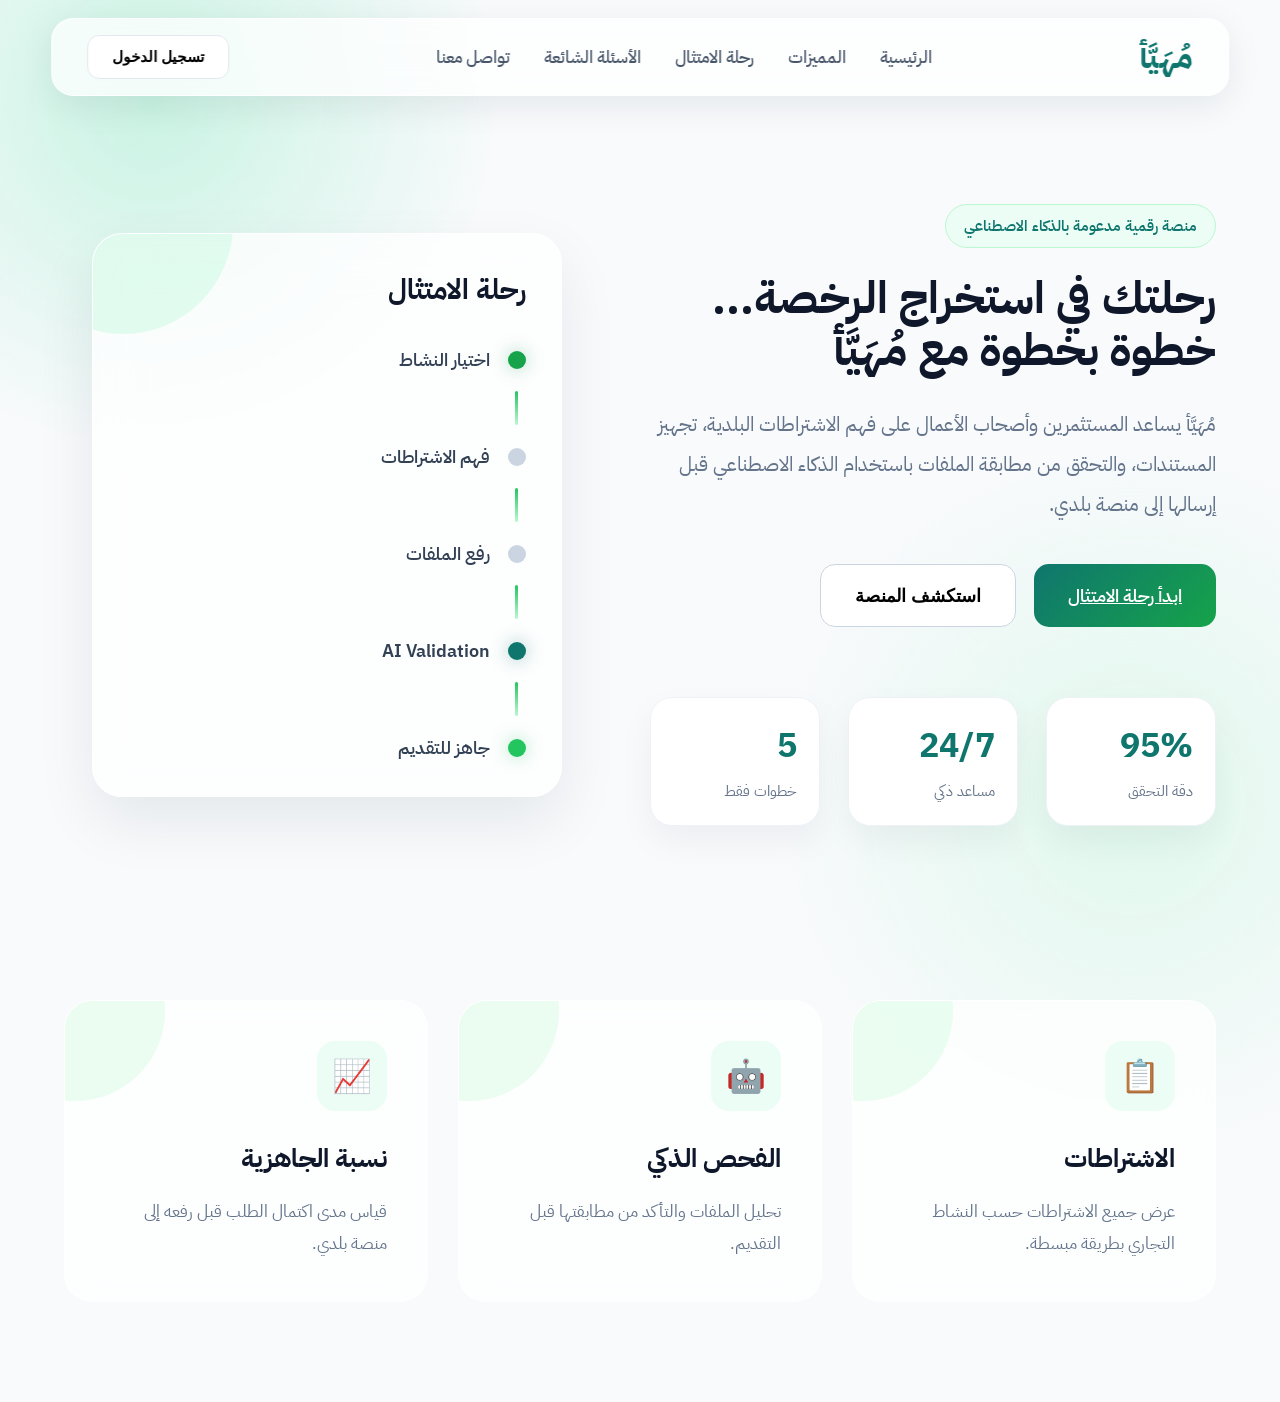
<file: index.html>
<!DOCTYPE html>
<html lang="ar" dir="rtl">

<head>
    <meta charset="UTF-8">
    <meta name="viewport" content="width=device-width, initial-scale=1.0">

    <title>مُهَيَّأ | منصة الامتثال الذكية</title>

    <link rel="stylesheet" href="style.css">

    <!-- IBM Plex Arabic -->
    <link href="https://fonts.googleapis.com/css2?family=IBM+Plex+Sans+Arabic:wght@300;400;500;600;700&display=swap" rel="stylesheet">

</head>

<body>

    <!-- ================= Header ================= -->

    <header>

        <div class="logo">
            مُهَيَّأ
        </div>

        <nav>

            <a href="#">الرئيسية</a>

            <a href="#">المميزات</a>

            <a href="#">رحلة الامتثال</a>

            <a href="#">الأسئلة الشائعة</a>

            <a href="#">تواصل معنا</a>

        </nav>

        <div class="header-buttons">

            <button class="login">
                تسجيل الدخول
            </button>

        
            <button class="menu-toggle" id="menuToggle" aria-label="فتح القائمة">
                <span></span><span></span><span></span>
            </button>
</div>

    </header>
<div class="mobile-nav" id="mobileNav"></div>


    <!-- ================= Hero ================= -->

    <section class="hero">

        <div class="hero-left">

            <span class="tag">

                منصة رقمية مدعومة بالذكاء الاصطناعي

            </span>

            <h1>

               رحلتك في استخراج الرخصة...
                <br>
              خطوة بخطوة مع مُهَيَّأ

            </h1>

            <p>

                مُهَيَّأ يساعد المستثمرين وأصحاب الأعمال على فهم الاشتراطات البلدية،
                تجهيز المستندات، والتحقق من مطابقة الملفات باستخدام الذكاء الاصطناعي
                قبل إرسالها إلى منصة بلدي.

            </p>

            <div class="hero-buttons">

            <a href="activity.html" class="primary">

                    ابدأ رحلة الامتثال
            </a>

                <button class="secondary">

                    استكشف المنصة

                </button>

            </div>

            <div class="stats">

                <div class="stat">

                    <h2>95%</h2>

                    <span>دقة التحقق</span>

                </div>

                <div class="stat">

                    <h2>24/7</h2>

                    <span>مساعد ذكي</span>

                </div>

                <div class="stat">

                    <h2>5</h2>

                    <span>خطوات فقط</span>

                </div>

            </div>

        </div>

        <!-- Illustration -->

        <div class="hero-right">

            <div class="workflow-card">

                <h3>

                    رحلة الامتثال

                </h3>

                <div class="workflow">

                    <div class="item active">

                        <div class="circle"></div>

                        <span>اختيار النشاط</span>

                    </div>

                    <div class="line"></div>

                    <div class="item">

                        <div class="circle"></div>

                        <span>فهم الاشتراطات</span>

                    </div>

                    <div class="line"></div>

                    <div class="item">

                        <div class="circle"></div>

                        <span>رفع الملفات</span>

                    </div>

                    <div class="line"></div>

                    <div class="item">

                        <div class="circle ai"></div>

                        <span>AI Validation</span>

                    </div>

                    <div class="line"></div>

                    <div class="item">

                        <div class="circle success"></div>

                        <span>جاهز للتقديم</span>

                    </div>

                </div>

            </div>

        </div>

    </section>

    <!-- ================= Features ================= -->

    <section class="features">

        <div class="feature">

            <div class="icon">📋</div>

            <h3>

                الاشتراطات

            </h3>

            <p>

                عرض جميع الاشتراطات حسب النشاط التجاري بطريقة مبسطة.

            </p>

        </div>

        <div class="feature">
<div class="icon">🤖</div>
<h3>

                الفحص الذكي

            </h3>

            <p>

                تحليل الملفات والتأكد من مطابقتها قبل التقديم.

            </p>

        </div>

        <div class="feature">

            <div class="icon">📈</div>

            <h3>

                نسبة الجاهزية

            </h3>

            <p>

                قياس مدى اكتمال الطلب قبل رفعه إلى منصة بلدي.

            </p>

        </div>

    </section>

    <script src="script.js"></script>

</body>

</html>
</file>
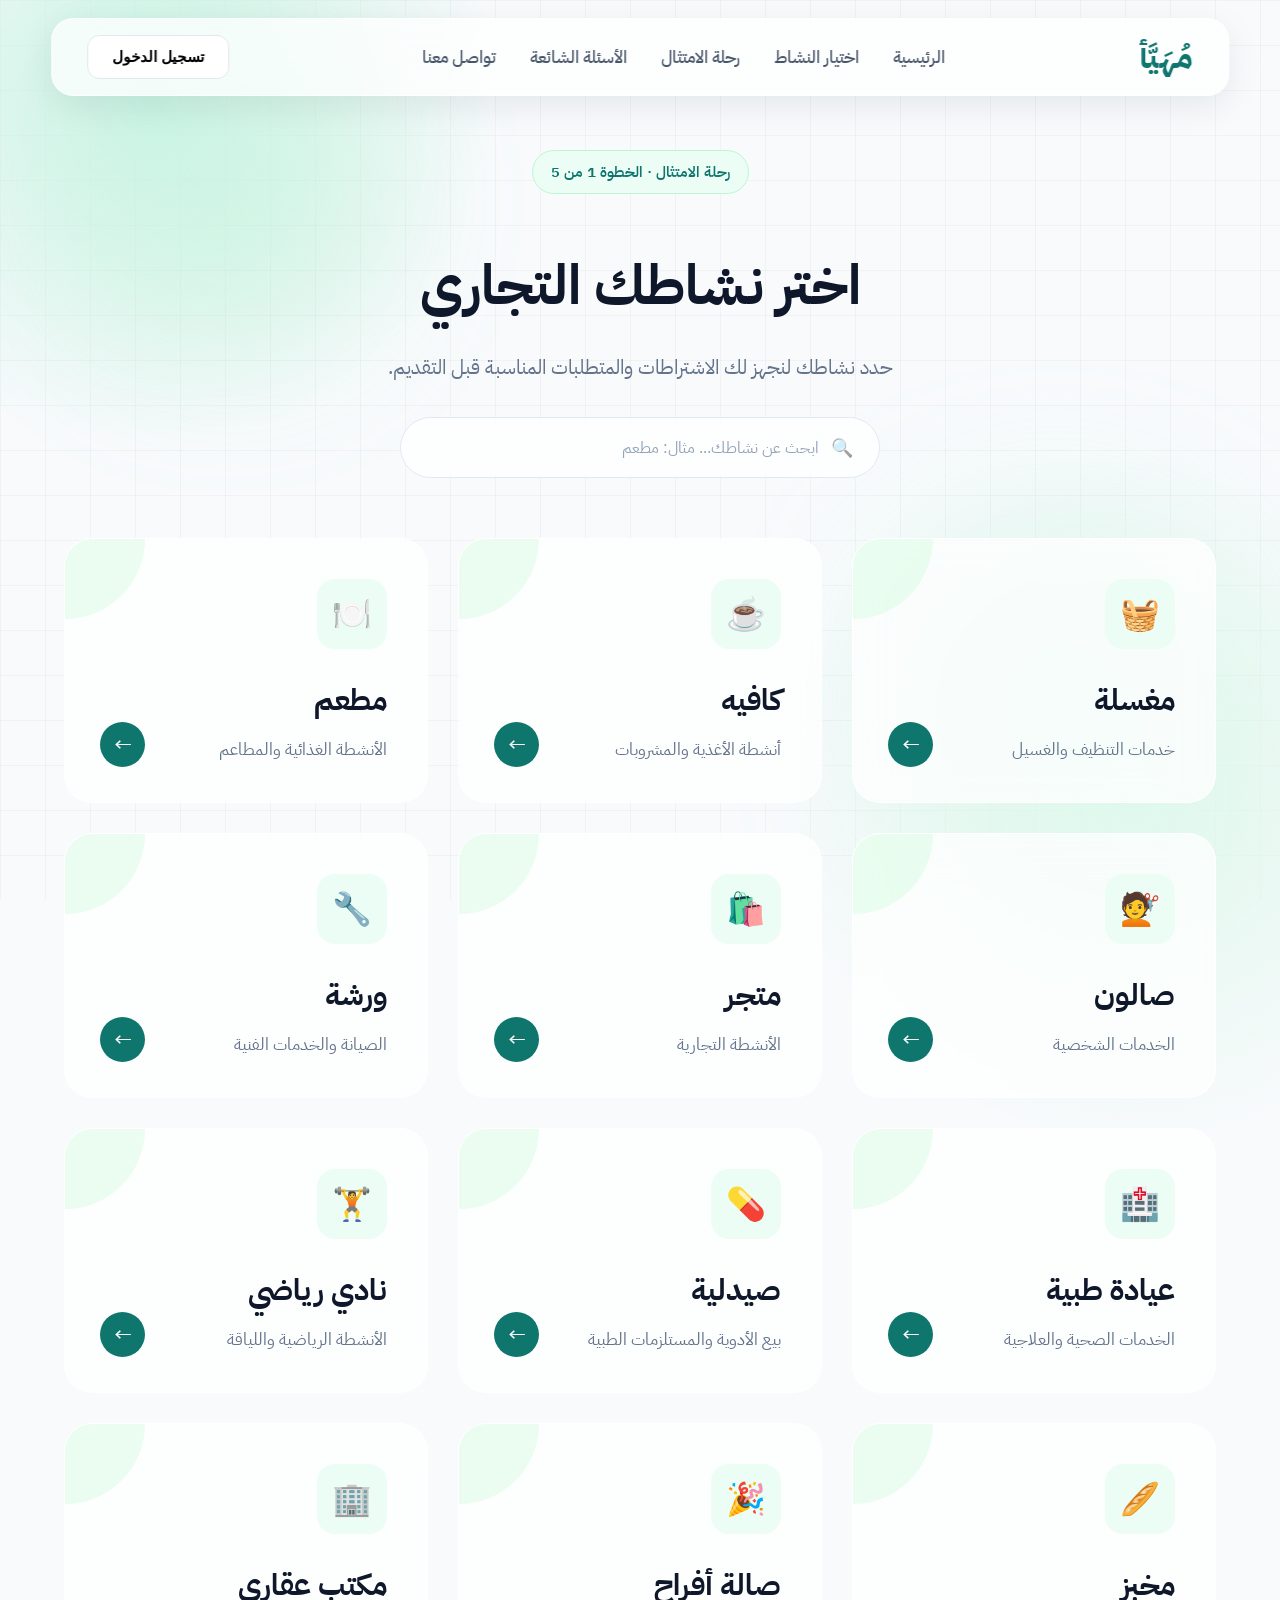
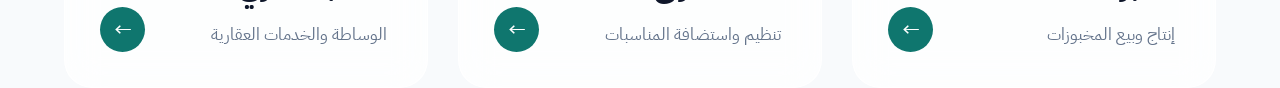
<file: activity.html>
<!DOCTYPE html>
<html lang="ar" dir="rtl">

<head>

<meta charset="UTF-8">
<meta name="viewport" content="width=device-width, initial-scale=1.0">

<title>اختيار النشاط | مُهَيَّأ</title>

<link rel="stylesheet" href="style.css">

<link href="https://fonts.googleapis.com/css2?family=IBM+Plex+Sans+Arabic:wght@300;400;500;600;700&display=swap" rel="stylesheet">

</head>


<body>

<div class="grid"></div>
<div class="blob one"></div>
<div class="blob two"></div>

<header>

    <div class="logo">
        مُهَيَّأ
    </div>

    <nav>

        <a href="index.html">الرئيسية</a>

        <a href="activity.html">اختيار النشاط</a>

        <a href="#">رحلة الامتثال</a>

        <a href="#">الأسئلة الشائعة</a>

        <a href="#">تواصل معنا</a>

    </nav>

    <div class="header-buttons">

        <button class="login">
            تسجيل الدخول
        </button>

    
            <button class="menu-toggle" id="menuToggle" aria-label="فتح القائمة">
                <span></span><span></span><span></span>
            </button>
</div>

</header>
<div class="mobile-nav" id="mobileNav"></div>




<section class="activity-page">


<div class="activity-header">


<span class="tag">
    رحلة الامتثال · الخطوة 1 من 5
</span>


<h1>
    اختر نشاطك التجاري
</h1>


<p>
حدد نشاطك لنجهز لك الاشتراطات والمتطلبات المناسبة قبل التقديم.
</p>

<div class="activity-search">
    <span class="search-icon">🔍</span>
    <input type="text" id="activitySearch" placeholder="ابحث عن نشاطك... مثال: مطعم" />
</div>


</div>




<div class="activity-grid" id="activityGrid">



<div class="activity-card" data-name="مغسلة ملابس">
<div class="icon">🧺</div>
<h2>
مغسلة
</h2>

<p>
خدمات التنظيف والغسيل
</p>

<a href="requirements.html?activity=laundry">
←
</a>

</div>




<div class="activity-card" data-name="كافيه">
<div class="icon">☕</div>
<h2>
كافيه
</h2>

<p>
أنشطة الأغذية والمشروبات
</p>

<a href="requirements.html?activity=cafe">
←
</a>

</div>





<div class="activity-card" data-name="مطعم">
<div class="icon">🍽️</div>
<h2>
مطعم
</h2>

<p>
الأنشطة الغذائية والمطاعم
</p>

<a href="requirements.html?activity=restaurant">
←
</a>

</div>





<div class="activity-card" data-name="صالون">
<div class="icon">💇</div>
<h2>
صالون
</h2>

<p>
الخدمات الشخصية
</p>

<a href="requirements.html?activity=salon">
←
</a>

</div>





<div class="activity-card" data-name="متجر">
<div class="icon">🛍️</div>
<h2>
متجر
</h2>

<p>
الأنشطة التجارية
</p>

<a href="requirements.html?activity=store">
←
</a>

</div>





<div class="activity-card" data-name="ورشة">
<div class="icon">🔧</div>
<h2>
ورشة
</h2>

<p>
الصيانة والخدمات الفنية
</p>

<a href="requirements.html?activity=workshop">
←
</a>

</div>



<div class="activity-card" data-name="عيادة طبية">
<div class="icon">🏥</div>
<h2>
عيادة طبية
</h2>

<p>
الخدمات الصحية والعلاجية
</p>

<a href="requirements.html?activity=clinic">
←
</a>

</div>



<div class="activity-card" data-name="صيدلية">
<div class="icon">💊</div>
<h2>
صيدلية
</h2>

<p>
بيع الأدوية والمستلزمات الطبية
</p>

<a href="requirements.html?activity=pharmacy">
←
</a>

</div>



<div class="activity-card" data-name="نادي رياضي">
<div class="icon">🏋️</div>
<h2>
نادي رياضي
</h2>

<p>
الأنشطة الرياضية واللياقة
</p>

<a href="requirements.html?activity=gym">
←
</a>

</div>



<div class="activity-card" data-name="مخبز">
<div class="icon">🥖</div>
<h2>
مخبز
</h2>

<p>
إنتاج وبيع المخبوزات
</p>

<a href="requirements.html?activity=bakery">
←
</a>

</div>



<div class="activity-card" data-name="صالة أفراح">
<div class="icon">🎉</div>
<h2>
صالة أفراح
</h2>

<p>
تنظيم واستضافة المناسبات
</p>

<a href="requirements.html?activity=event-hall">
←
</a>

</div>



<div class="activity-card" data-name="مكتب عقاري">
<div class="icon">🏢</div>
<h2>
مكتب عقاري
</h2>

<p>
الوساطة والخدمات العقارية
</p>

<a href="requirements.html?activity=real-estate">
←
</a>

</div>


</div>

<p class="no-results" id="noResults" style="display:none;">
    ما لقينا نشاط يطابق بحثك. جرّب كلمة ثانية.
</p>


</section>


<script>
    const searchInput = document.getElementById('activitySearch');
    const cards = document.querySelectorAll('.activity-card');
    const noResults = document.getElementById('noResults');

    searchInput.addEventListener('input', () => {
        const query = searchInput.value.trim();
        let visibleCount = 0;

        cards.forEach(card => {
            const name = card.getAttribute('data-name');
            const match = name.includes(query);
            card.style.display = match ? '' : 'none';
            if (match) visibleCount++;
        });

        noResults.style.display = visibleCount === 0 ? 'block' : 'none';
    });

    cards.forEach(card => {
        const link = card.querySelector('a');
        card.addEventListener('click', () => {
            localStorage.setItem('selectedActivity', card.getAttribute('data-name'));
        });
    });
</script>

    <script src="script.js"></script>
</body>

</html>
</file>
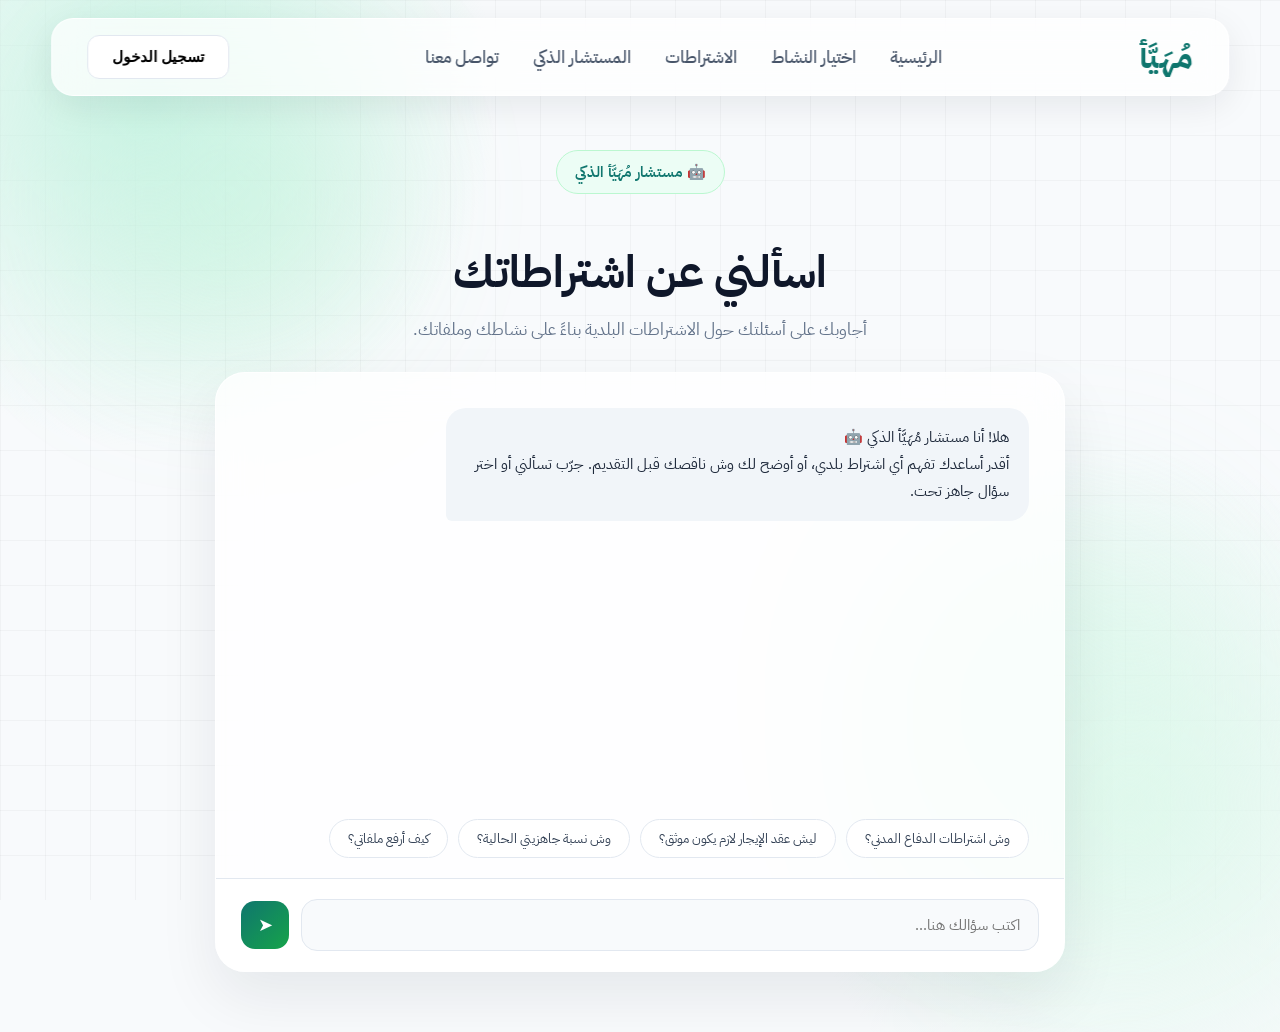
<file: chatbot.html>
<!DOCTYPE html>
<html lang="ar" dir="rtl">

<head>

<meta charset="UTF-8">
<meta name="viewport" content="width=device-width, initial-scale=1.0">

<title>المستشار الذكي | مُهَيَّأ</title>

<link rel="stylesheet" href="style.css">

<link href="https://fonts.googleapis.com/css2?family=IBM+Plex+Sans+Arabic:wght@300;400;500;600;700&display=swap" rel="stylesheet">

</head>


<body>

<div class="grid"></div>
<div class="blob one"></div>
<div class="blob two"></div>

<header>

    <div class="logo">
        مُهَيَّأ
    </div>

    <nav>

        <a href="index.html">الرئيسية</a>

        <a href="activity.html">اختيار النشاط</a>

        <a href="requirements.html">الاشتراطات</a>

        <a href="chatbot.html">المستشار الذكي</a>

        <a href="#">تواصل معنا</a>

    </nav>

    <div class="header-buttons">

        <button class="login">
            تسجيل الدخول
        </button>

    
            <button class="menu-toggle" id="menuToggle" aria-label="فتح القائمة">
                <span></span><span></span><span></span>
            </button>
</div>

</header>
<div class="mobile-nav" id="mobileNav"></div>




<section class="chat-page">


<div class="chat-header">

    <span class="tag">🤖 مستشار مُهَيَّأ الذكي</span>

    <h1>اسألني عن اشتراطاتك</h1>

    <p>أجاوبك على أسئلتك حول الاشتراطات البلدية بناءً على نشاطك وملفاتك.</p>

</div>


<div class="chat-window">

    <div class="chat-messages" id="chatMessages">

        <div class="msg bot">
            هلا! أنا مستشار مُهَيَّأ الذكي 🤖<br>
            أقدر أساعدك تفهم أي اشتراط بلدي، أو أوضح لك وش ناقصك قبل التقديم. جرّب تسألني أو اختر سؤال جاهز تحت.
        </div>

    </div>

    <div class="chat-suggestions" id="chatSuggestions">

        <button class="chip-btn" data-q="وش اشتراطات الدفاع المدني؟">وش اشتراطات الدفاع المدني؟</button>
        <button class="chip-btn" data-q="ليش عقد الإيجار لازم يكون موثق؟">ليش عقد الإيجار لازم يكون موثق؟</button>
        <button class="chip-btn" data-q="وش نسبة جاهزيتي الحالية؟">وش نسبة جاهزيتي الحالية؟</button>
        <button class="chip-btn" data-q="كيف أرفع ملفاتي؟">كيف أرفع ملفاتي؟</button>

    </div>

    <div class="chat-input-bar">

        <input type="text" id="chatInput" placeholder="اكتب سؤالك هنا...">

        <button class="chat-send" id="chatSend">➤</button>

    </div>

</div>


</section>


<script>

    const messages = document.getElementById('chatMessages');
    const input = document.getElementById('chatInput');
    const sendBtn = document.getElementById('chatSend');
    const suggestions = document.getElementById('chatSuggestions');

    const knowledgeBase = [
        {
            keywords: ["دفاع مدني", "حريق", "سلامة"],
            answer: "رخصة الدفاع المدني تثبت إن موقعك مستوفٍ لاشتراطات السلامة: طفايات حريق بمكانها الصحيح، مخارج طوارئ واضحة، وأنظمة إنذار شغالة. المستند المطلوب هو شهادة موافقة السلامة من الدفاع المدني نفسها."
        },
        {
            keywords: ["ايجار", "إيجار", "عقد"],
            answer: "لازم يكون عقد الإيجار موثّق عبر منصة إيجار الإلكترونية، مو عقد ورقي عادي. العقود غير الموثقة من أكثر أسباب رفض هذا الاشتراط تحديداً."
        },
        {
            keywords: ["جاهزية", "نسبة", "جاهز"],
            answer: "بناءً على آخر فحص، نسبة جاهزية طلبك الحالية 78%. عندك اشتراط واحد ناقص (رخصة الدفاع المدني) وواحد يحتاج مراجعة (عقد الإيجار). كمّلهم عشان توصل 100%."
        },
        {
            keywords: ["ارفع", "رفع", "ملفات"],
            answer: "من صفحة 'رفع الملفات' تقدر تسحب وتفلت أي ملف PDF أو صورة فوق المربع المخصص لكل اشتراط، أو تضغط عليه وتختار الملف من جهازك مباشرة."
        },
        {
            keywords: ["صحي", "صحية"],
            answer: "الاشتراطات الصحية تغطي النظافة والتهوية وطرق التخزين. الأنشطة الغذائية والصحية والشخصية عندها معايير أدق بسبب التعامل المباشر مع الجمهور."
        },
        {
            keywords: ["سجل تجاري", "تجاري"],
            answer: "السجل التجاري لازم يكون سارٍ، وأهم شي إن النشاط المكتوب فيه يطابق تماماً النشاط اللي اخترته بمُهَيَّأ. أي اختلاف يعتبر سبب رفض شائع."
        },
        {
            keywords: ["بلدي", "تقديم"],
            answer: "بعد ما توصل جاهزية عالية وتحمل التقرير النهائي، بتنتقل مباشرة لمنصة بلدي عشان تقدم طلبك رسمياً بكل مستنداتك جاهزة ومطابقة."
        }
    ];

    function getAnswer(text){

        const normalized = text.trim();

        for(const item of knowledgeBase){

            if(item.keywords.some(k => normalized.includes(k))){
                return item.answer;
            }

        }

        return "هذا سؤال زين! حالياً أقدر أساعدك بأسئلة تخص الاشتراطات، نسبة الجاهزية، ورفع الملفات. جرّب تسأل بطريقة ثانية أو اختر أحد الأسئلة الجاهزة تحت 🙂";

    }

    function addMessage(text, sender){

        const div = document.createElement('div');
        div.className = 'msg ' + sender;
        div.innerHTML = text;
        messages.appendChild(div);
        messages.scrollTop = messages.scrollHeight;

    }

    function showTyping(){

        const div = document.createElement('div');
        div.className = 'msg bot typing';
        div.id = 'typingIndicator';
        div.innerHTML = '<span class="typing-dot"></span><span class="typing-dot"></span><span class="typing-dot"></span>';
        messages.appendChild(div);
        messages.scrollTop = messages.scrollHeight;

    }

    function removeTyping(){

        const el = document.getElementById('typingIndicator');
        if(el) el.remove();

    }

    function handleUserMessage(text){

        if(!text.trim()) return;

        addMessage(text, 'user');
        input.value = '';

        showTyping();

        setTimeout(() => {
            removeTyping();
            addMessage(getAnswer(text), 'bot');
        }, 1000 + Math.random() * 500);

    }

    sendBtn.addEventListener('click', () => handleUserMessage(input.value));

    input.addEventListener('keydown', (e) => {
        if(e.key === 'Enter') handleUserMessage(input.value);
    });

    suggestions.addEventListener('click', (e) => {
        if(e.target.classList.contains('chip-btn')){
            handleUserMessage(e.target.getAttribute('data-q'));
        }
    });

</script>

    <script src="script.js"></script>
</body>

</html>
</file>
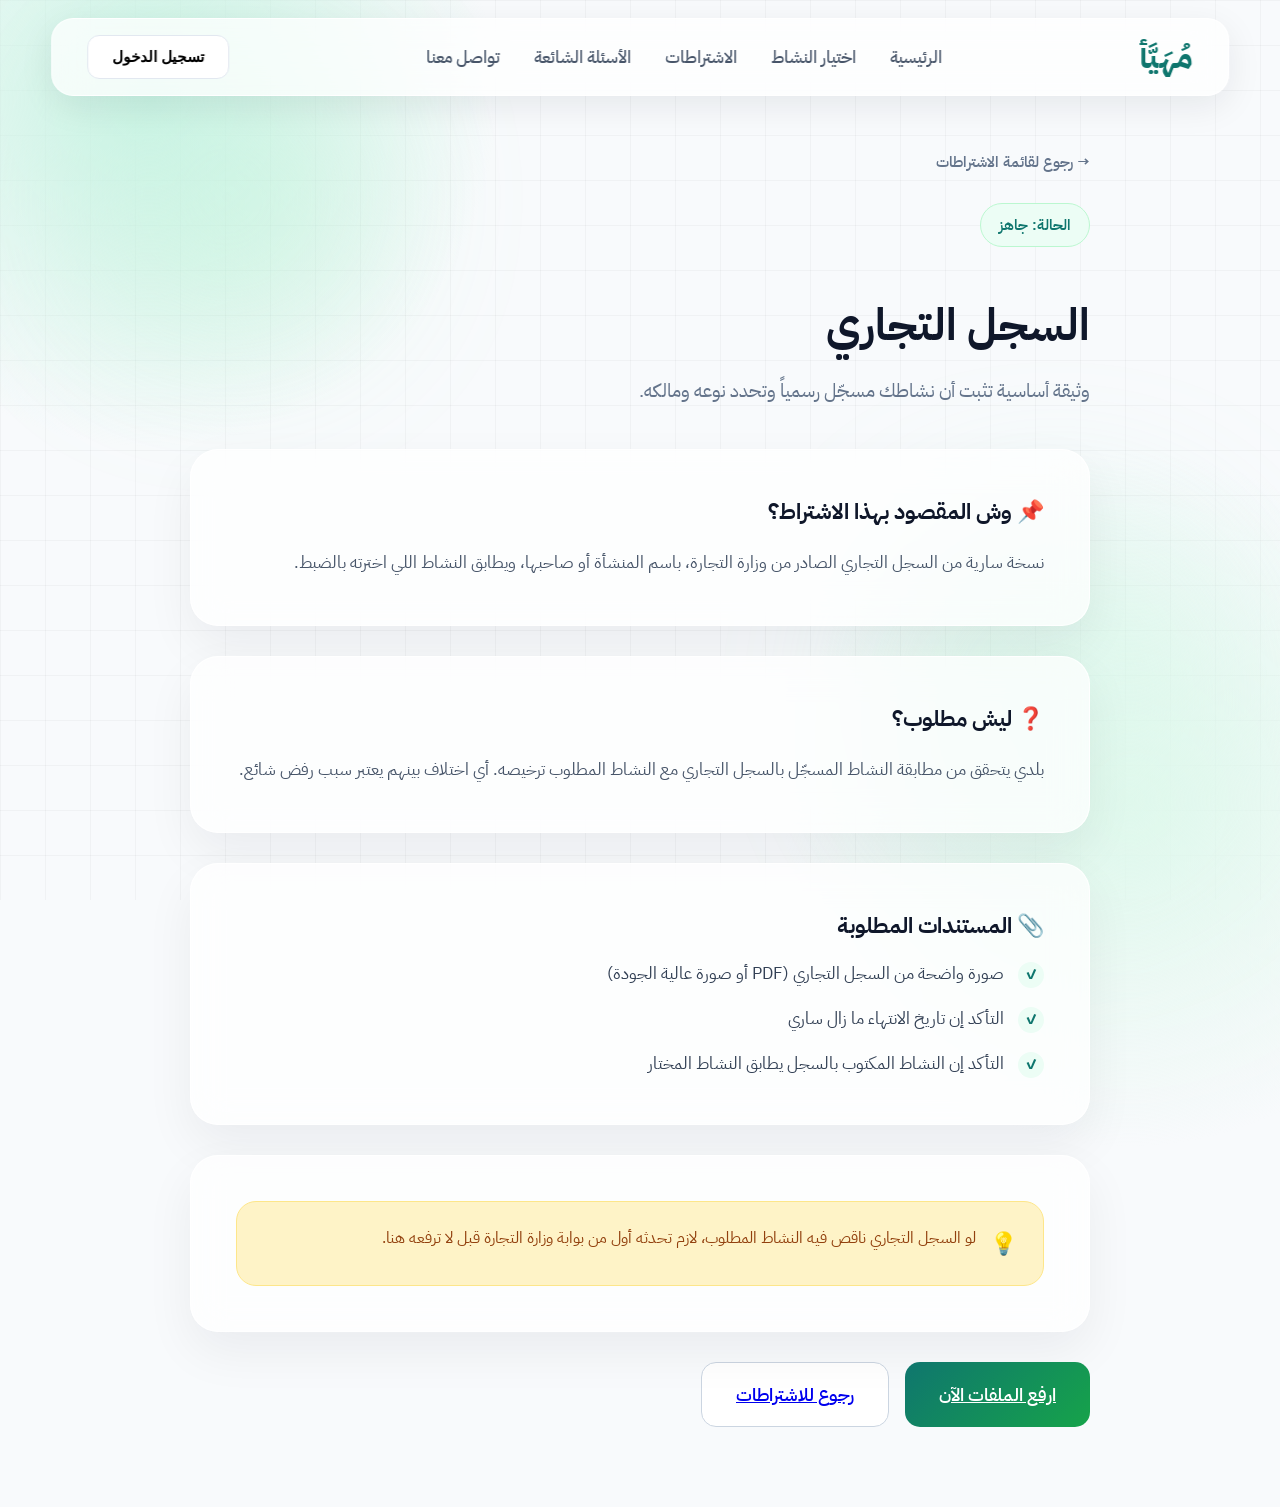
<file: explain-requirement.html>
<!DOCTYPE html>
<html lang="ar" dir="rtl">

<head>

<meta charset="UTF-8">
<meta name="viewport" content="width=device-width, initial-scale=1.0">

<title>شرح الاشتراط | مُهَيَّأ</title>

<link rel="stylesheet" href="style.css">

<link href="https://fonts.googleapis.com/css2?family=IBM+Plex+Sans+Arabic:wght@300;400;500;600;700&display=swap" rel="stylesheet">

</head>


<body>

<div class="grid"></div>
<div class="blob one"></div>
<div class="blob two"></div>

<header>

    <div class="logo">
        مُهَيَّأ
    </div>

    <nav>

        <a href="index.html">الرئيسية</a>

        <a href="activity.html">اختيار النشاط</a>

        <a href="requirements.html">الاشتراطات</a>

        <a href="#">الأسئلة الشائعة</a>

        <a href="#">تواصل معنا</a>

    </nav>

    <div class="header-buttons">

        <button class="login">
            تسجيل الدخول
        </button>

    
            <button class="menu-toggle" id="menuToggle" aria-label="فتح القائمة">
                <span></span><span></span><span></span>
            </button>
</div>

</header>
<div class="mobile-nav" id="mobileNav"></div>




<section class="explain-page">

    <a href="requirements.html" class="back-link">→ رجوع لقائمة الاشتراطات</a>

    <div class="explain-header">

        <span class="tag" id="reqStatus">اشتراط</span>

        <h1 id="reqTitle">تفاصيل الاشتراط</h1>

        <p id="reqIntro">تحميل تفاصيل الاشتراط...</p>

    </div>


    <div class="explain-card">

        <h3>📌 وش المقصود بهذا الاشتراط؟</h3>

        <p id="reqWhat"></p>

    </div>


    <div class="explain-card">

        <h3>❓ ليش مطلوب؟</h3>

        <p id="reqWhy"></p>

    </div>


    <div class="explain-card">

        <h3>📎 المستندات المطلوبة</h3>

        <ul class="doc-list" id="reqDocs"></ul>

    </div>


    <div class="explain-card">

        <div class="note-box">
            <span class="emoji">💡</span>
            <span id="reqTip"></span>
        </div>

    </div>


    <div class="explain-actions">

        <a href="upload.html" class="primary">ارفع الملفات الآن</a>

        <a href="requirements.html" class="secondary">رجوع للاشتراطات</a>

    </div>


</section>


<script>

    const requirementsData = {
        "commercial-record": {
            title: "السجل التجاري",
            status: "جاهز",
            intro: "وثيقة أساسية تثبت أن نشاطك مسجّل رسمياً وتحدد نوعه ومالكه.",
            what: "نسخة سارية من السجل التجاري الصادر من وزارة التجارة، باسم المنشأة أو صاحبها، ويطابق النشاط اللي اخترته بالضبط.",
            why: "بلدي يتحقق من مطابقة النشاط المسجّل بالسجل التجاري مع النشاط المطلوب ترخيصه. أي اختلاف بينهم يعتبر سبب رفض شائع.",
            docs: [
                "صورة واضحة من السجل التجاري (PDF أو صورة عالية الجودة)",
                "التأكد إن تاريخ الانتهاء ما زال ساري",
                "التأكد إن النشاط المكتوب بالسجل يطابق النشاط المختار"
            ],
            tip: "لو السجل التجاري ناقص فيه النشاط المطلوب، لازم تحدثه أول من بوابة وزارة التجارة قبل لا ترفعه هنا."
        },
        "lease-contract": {
            title: "عقد إيجار الموقع",
            status: "يحتاج مراجعة",
            intro: "إثبات حيازتك القانونية للموقع اللي بتمارس فيه نشاطك.",
            what: "عقد إيجار موثّق إلكترونياً (عبر منصة إيجار) أو صك ملكية سارٍ باسم صاحب النشاط أو المنشأة، يوضح عنوان الموقع بدقة.",
            why: "الأمانة تتأكد إن الموقع المذكور بالطلب فعلاً تحت تصرفك القانوني، وإن استخدامه يتوافق مع النشاط التجاري المطلوب.",
            docs: [
                "عقد إيجار موثّق من منصة إيجار (وليس عقد ورقي غير موثّق)",
                "أو صك الملكية إذا كان الموقع مملوك لك",
                "التأكد إن العنوان بالعقد مطابق تماماً لعنوان الطلب"
            ],
            tip: "العقود غير الموثّقة إلكترونياً من أكثر أسباب رفض هذا الاشتراط. وثّق عقدك من منصة إيجار قبل الرفع."
        },
        "civil-defense": {
            title: "رخصة الدفاع المدني",
            status: "ناقص",
            intro: "موافقة تثبت أن موقعك مستوفٍ لاشتراطات السلامة من الحريق والطوارئ.",
            what: "شهادة سلامة صادرة من الدفاع المدني تغطي وسائل الإطفاء، مخارج الطوارئ، وأنظمة الإنذار المناسبة لنوع نشاطك ومساحته.",
            why: "بعض الأنشطة (خصوصاً المطاعم والكافيهات والصالات) تتطلب مستوى أعلى من اشتراطات السلامة بسبب طبيعة المخاطر فيها.",
            docs: [
                "شهادة موافقة السلامة من الدفاع المدني",
                "مخطط يوضح مواقع طفايات الحريق ومخارج الطوارئ",
                "تقرير الفحص الدوري لأنظمة الإنذار إن وجدت"
            ],
            tip: "احجز موعد كشف الدفاع المدني بدري، لأن مواعيدهم عادة تاخذ وقت وتأثر على جدولك الزمني للتقديم."
        },
        "health-permit": {
            title: "الاشتراطات الصحية",
            status: "يحتاج مراجعة",
            intro: "معايير تضمن أن نشاطك يحافظ على الصحة العامة للعاملين والزوار.",
            what: "تصريح الصحة العامة، ويغطي معايير النظافة، التهوية، طرق التخزين، والتخلص من النفايات حسب نوع النشاط.",
            why: "الأنشطة المرتبطة بالغذاء أو الخدمات الشخصية أو الصحية لها اشتراطات صحية أدق بسبب تعاملها المباشر مع الجمهور.",
            docs: [
                "تصريح الصحة العامة الساري",
                "شهادات صحية للعاملين (للأنشطة الغذائية والشخصية)",
                "خطة التخلص من النفايات إذا كان النشاط يتطلبها"
            ],
            tip: "الأنشطة الغذائية تحتاج غالباً شهادة سلامة غذائية إضافية — تأكد منها مبكراً حسب نوع نشاطك."
        },
        "engineering-plan": {
            title: "المخطط الهندسي",
            status: "جاهز",
            intro: "رسم معتمد يوضح تصميم وتوزيع المساحة الداخلية للمنشأة.",
            what: "مخطط معماري معتمد من مكتب هندسي مرخّص، يوضح المساحة الكلية، توزيع الأقسام، ومسارات الحركة داخل المنشأة.",
            why: "الأمانة تستخدم المخطط للتأكد من مطابقة المساحة والتوزيع الداخلي لاشتراطات النشاط المطلوب.",
            docs: [
                "مخطط معماري بصيغة PDF معتمد من مكتب هندسي",
                "توقيع وختم المكتب الهندسي المسؤول",
                "مقياس رسم واضح يبيّن الأبعاد الفعلية"
            ],
            tip: "تأكد إن المخطط محدّث لآخر تعديل فعلي بالموقع، لأن أي فرق بين المخطط والواقع يوقف الطلب."
        },
        "signage-permit": {
            title: "لافتة المنشأة",
            status: "ناقص",
            intro: "تصريح يحدد مواصفات لوحة المحل الخارجية المسموح بها.",
            what: "تصريح لافتة صادر من الأمانة، يوضح أبعاد اللافتة، مكان تركيبها، والمواصفات البصرية المسموح بها حسب نظام الشارع.",
            why: "يضمن هذا الاشتراط انسجام واجهات المحلات مع الطابع العام للمنطقة وعدم مخالفة أنظمة الإعلانات التجارية.",
            docs: [
                "تصميم اللافتة بالأبعاد والألوان",
                "صورة لواجهة المحل الحالية",
                "تصريح اللافتة من إدارة اللوحات الإعلانية بالأمانة"
            ],
            tip: "بعض الأحياء التاريخية أو المناطق التراثية لها اشتراطات لافتات خاصة — تأكد من نظام المنطقة قبل تصميم اللافتة."
        }
    };

    const statusClassMap = { "جاهز": "done", "يحتاج مراجعة": "warning", "ناقص": "error" };

    const params = new URLSearchParams(window.location.search);
    const reqKey = params.get('req');
    const data = requirementsData[reqKey] || requirementsData["commercial-record"];

    document.getElementById('reqTitle').textContent = data.title;
    document.getElementById('reqIntro').textContent = data.intro;
    document.getElementById('reqWhat').textContent = data.what;
    document.getElementById('reqWhy').textContent = data.why;
    document.getElementById('reqTip').textContent = data.tip;

    const statusTag = document.getElementById('reqStatus');
    statusTag.textContent = "الحالة: " + data.status;

    const docsList = document.getElementById('reqDocs');
    data.docs.forEach(doc => {
        const li = document.createElement('li');
        li.innerHTML = '<span class="check">✓</span><span>' + doc + '</span>';
        docsList.appendChild(li);
    });

</script>

    <script src="script.js"></script>
</body>

</html>
</file>
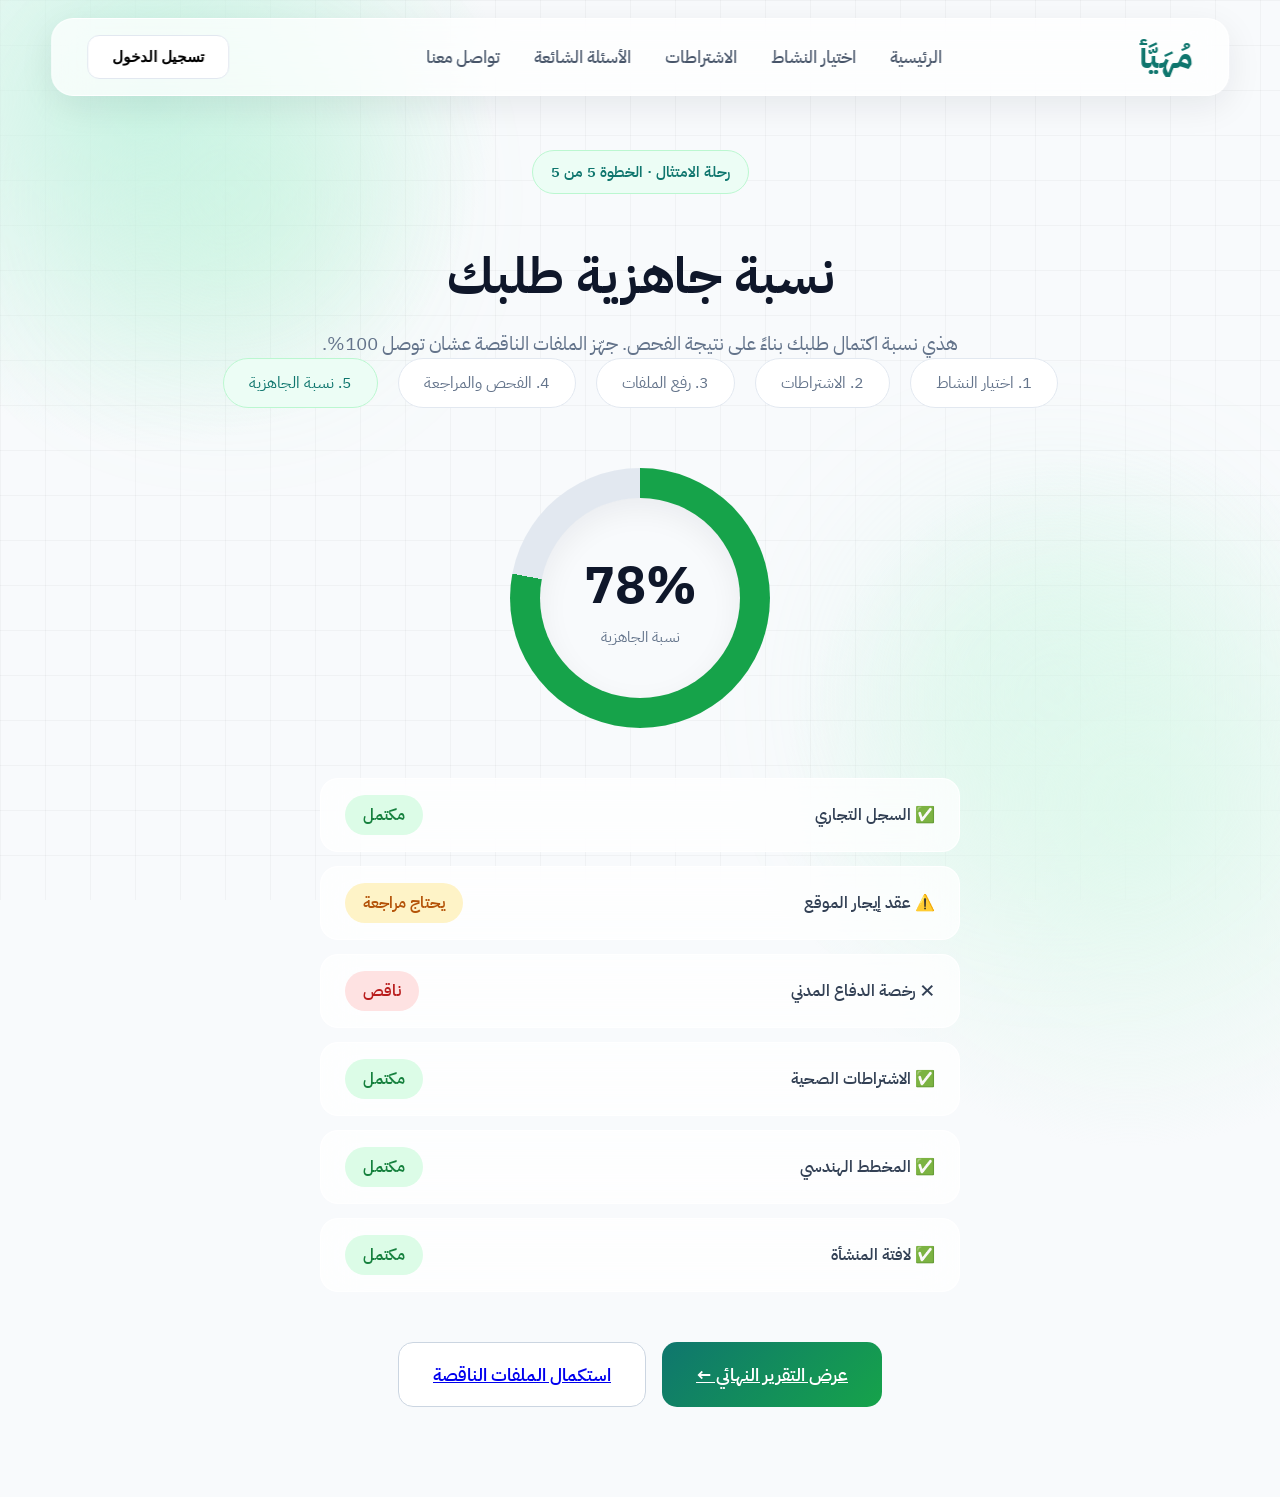
<file: readiness.html>
<!DOCTYPE html>
<html lang="ar" dir="rtl">

<head>

<meta charset="UTF-8">
<meta name="viewport" content="width=device-width, initial-scale=1.0">

<title>نسبة الجاهزية | مُهَيَّأ</title>

<link rel="stylesheet" href="style.css">

<link href="https://fonts.googleapis.com/css2?family=IBM+Plex+Sans+Arabic:wght@300;400;500;600;700&display=swap" rel="stylesheet">

</head>


<body>

<div class="grid"></div>
<div class="blob one"></div>
<div class="blob two"></div>

<header>

    <div class="logo">
        مُهَيَّأ
    </div>

    <nav>

        <a href="index.html">الرئيسية</a>

        <a href="activity.html">اختيار النشاط</a>

        <a href="requirements.html">الاشتراطات</a>

        <a href="#">الأسئلة الشائعة</a>

        <a href="#">تواصل معنا</a>

    </nav>

    <div class="header-buttons">

        <button class="login">
            تسجيل الدخول
        </button>

    
            <button class="menu-toggle" id="menuToggle" aria-label="فتح القائمة">
                <span></span><span></span><span></span>
            </button>
</div>

</header>
<div class="mobile-nav" id="mobileNav"></div>




<section class="readiness-page">


<div class="readiness-header">

    <span class="tag">رحلة الامتثال · الخطوة 5 من 5</span>

    <h1>نسبة جاهزية طلبك</h1>

    <p>هذي نسبة اكتمال طلبك بناءً على نتيجة الفحص. جهّز الملفات الناقصة عشان توصل 100%.</p>

</div>


<div class="steps-bar">

    <div class="step">1. اختيار النشاط</div>

    <div class="step">2. الاشتراطات</div>

    <div class="step">3. رفع الملفات</div>

    <div class="step">4. الفحص والمراجعة</div>

    <div class="step active">5. نسبة الجاهزية</div>

</div>


<div class="gauge-wrap">

    <div class="gauge" id="gauge" style="--pct:0;">
        <div class="gauge-inner">
            <h2 id="gaugeValue">0%</h2>
            <span>نسبة الجاهزية</span>
        </div>
    </div>

</div>


<div class="readiness-breakdown">

    <div class="breakdown-row">
        <span class="b-name">✅ السجل التجاري</span>
        <span class="status done">مكتمل</span>
    </div>

    <div class="breakdown-row">
        <span class="b-name">⚠️ عقد إيجار الموقع</span>
        <span class="status warning">يحتاج مراجعة</span>
    </div>

    <div class="breakdown-row">
        <span class="b-name">❌ رخصة الدفاع المدني</span>
        <span class="status error">ناقص</span>
    </div>

    <div class="breakdown-row">
        <span class="b-name">✅ الاشتراطات الصحية</span>
        <span class="status done">مكتمل</span>
    </div>

    <div class="breakdown-row">
        <span class="b-name">✅ المخطط الهندسي</span>
        <span class="status done">مكتمل</span>
    </div>

    <div class="breakdown-row">
        <span class="b-name">✅ لافتة المنشأة</span>
        <span class="status done">مكتمل</span>
    </div>

</div>


<div class="readiness-actions">

    <a href="report.html" class="primary">عرض التقرير النهائي ←</a>

    <a href="upload.html" class="secondary">استكمال الملفات الناقصة</a>

</div>


</section>


<script>

    const targetPercent = 78;
    const gauge = document.getElementById('gauge');
    const gaugeValue = document.getElementById('gaugeValue');

    let current = 0;

    const timer = setInterval(() => {
        current += 2;
        if(current >= targetPercent){
            current = targetPercent;
            clearInterval(timer);
        }
        gauge.style.setProperty('--pct', current);
        gaugeValue.textContent = current + '%';
    }, 25);

</script>

    <script src="script.js"></script>
</body>

</html>
</file>
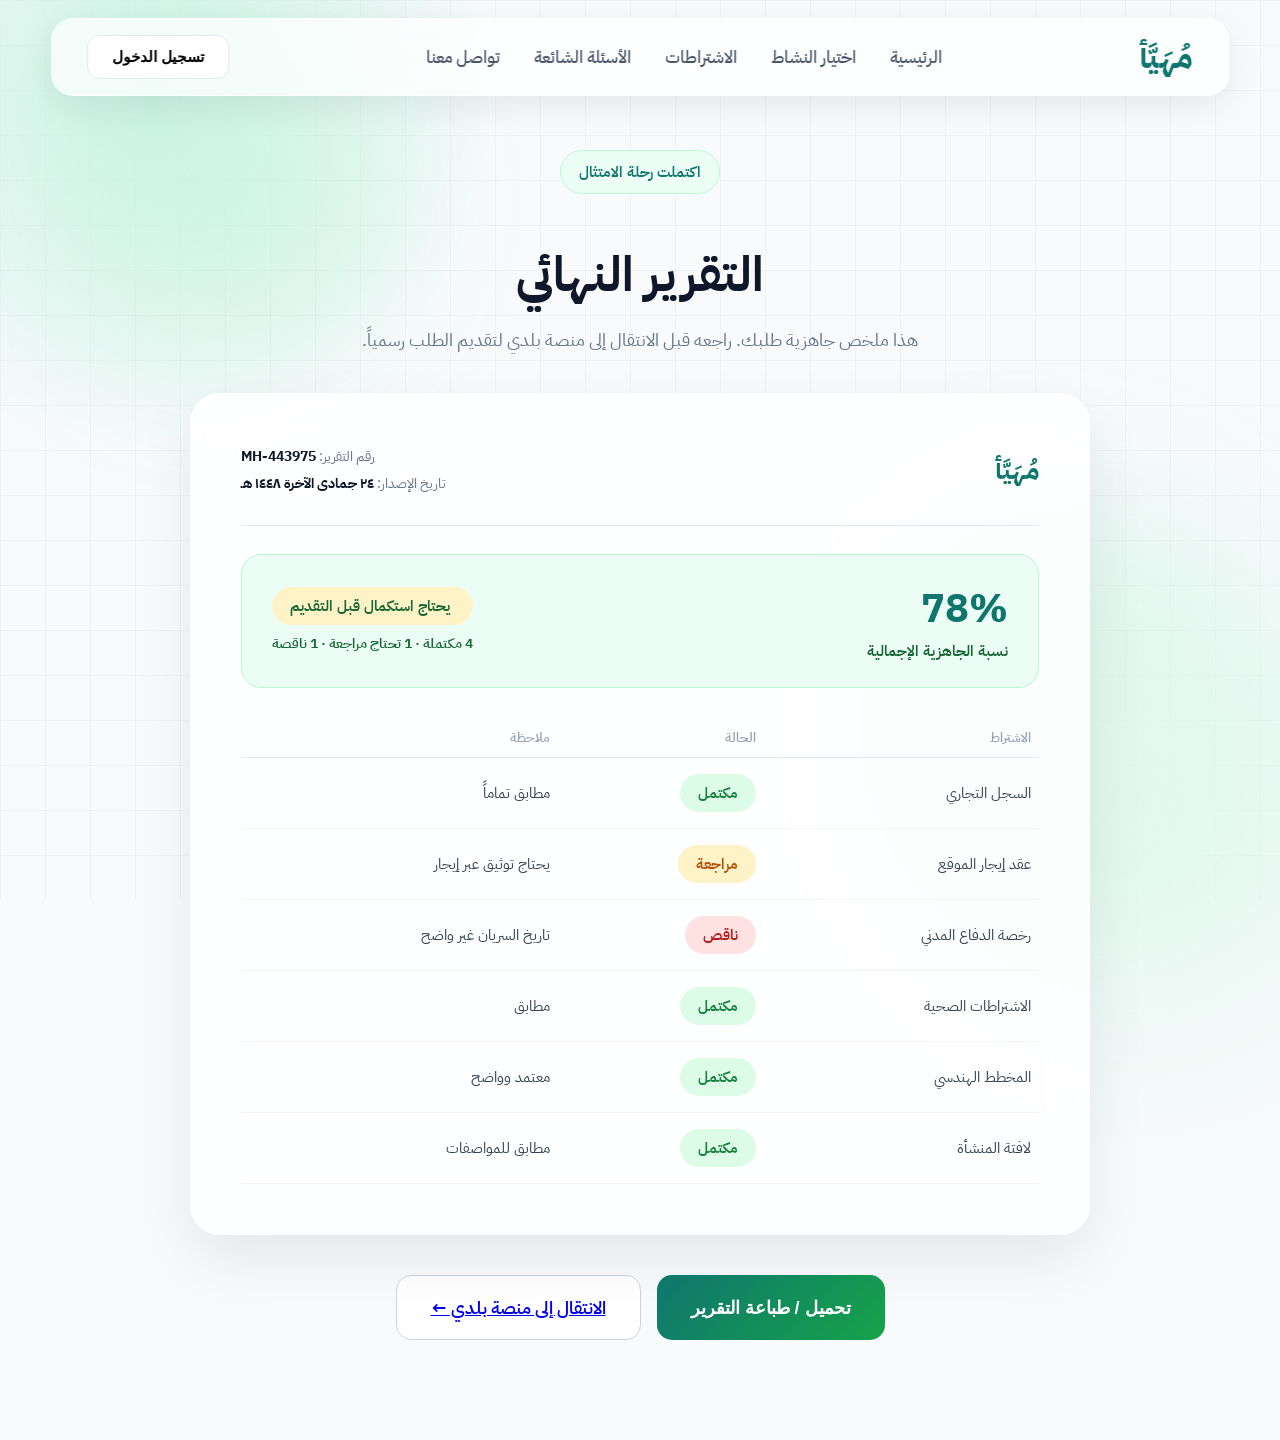
<file: report.html>
<!DOCTYPE html>
<html lang="ar" dir="rtl">

<head>

<meta charset="UTF-8">
<meta name="viewport" content="width=device-width, initial-scale=1.0">

<title>التقرير النهائي | مُهَيَّأ</title>

<link rel="stylesheet" href="style.css">

<link href="https://fonts.googleapis.com/css2?family=IBM+Plex+Sans+Arabic:wght@300;400;500;600;700&display=swap" rel="stylesheet">

</head>


<body>

<div class="grid"></div>
<div class="blob one"></div>
<div class="blob two"></div>

<header>

    <div class="logo">
        مُهَيَّأ
    </div>

    <nav>

        <a href="index.html">الرئيسية</a>

        <a href="activity.html">اختيار النشاط</a>

        <a href="requirements.html">الاشتراطات</a>

        <a href="#">الأسئلة الشائعة</a>

        <a href="#">تواصل معنا</a>

    </nav>

    <div class="header-buttons">

        <button class="login">
            تسجيل الدخول
        </button>

    
            <button class="menu-toggle" id="menuToggle" aria-label="فتح القائمة">
                <span></span><span></span><span></span>
            </button>
</div>

</header>
<div class="mobile-nav" id="mobileNav"></div>




<section class="report-page">


<div class="report-header">

    <span class="tag">اكتملت رحلة الامتثال</span>

    <h1>التقرير النهائي</h1>

    <p>هذا ملخص جاهزية طلبك. راجعه قبل الانتقال إلى منصة بلدي لتقديم الطلب رسمياً.</p>

</div>


<div class="report-card" id="reportCard">

    <div class="report-top">

        <div class="logo">مُهَيَّأ</div>

        <div class="report-meta">
            رقم التقرير: <b id="reportId"></b><br>
            تاريخ الإصدار: <b id="reportDate"></b>
        </div>

    </div>


    <div class="report-score">

        <div>
            <h2>78%</h2>
            <span>نسبة الجاهزية الإجمالية</span>
        </div>

        <div style="text-align:left;">
            <span class="status warning" style="display:block;margin-bottom:6px;">يحتاج استكمال قبل التقديم</span>
            <span style="color:#166534;font-size:14px;">4 مكتملة · 1 تحتاج مراجعة · 1 ناقصة</span>
        </div>

    </div>


    <table class="report-table">

        <thead>
            <tr>
                <th>الاشتراط</th>
                <th>الحالة</th>
                <th>ملاحظة</th>
            </tr>
        </thead>

        <tbody>

            <tr>
                <td>السجل التجاري</td>
                <td><span class="status done">مكتمل</span></td>
                <td>مطابق تماماً</td>
            </tr>

            <tr>
                <td>عقد إيجار الموقع</td>
                <td><span class="status warning">مراجعة</span></td>
                <td>يحتاج توثيق عبر إيجار</td>
            </tr>

            <tr>
                <td>رخصة الدفاع المدني</td>
                <td><span class="status error">ناقص</span></td>
                <td>تاريخ السريان غير واضح</td>
            </tr>

            <tr>
                <td>الاشتراطات الصحية</td>
                <td><span class="status done">مكتمل</span></td>
                <td>مطابق</td>
            </tr>

            <tr>
                <td>المخطط الهندسي</td>
                <td><span class="status done">مكتمل</span></td>
                <td>معتمد وواضح</td>
            </tr>

            <tr>
                <td>لافتة المنشأة</td>
                <td><span class="status done">مكتمل</span></td>
                <td>مطابق للمواصفات</td>
            </tr>

        </tbody>

    </table>


</div>


<div class="report-actions">

    <button class="primary" onclick="window.print()">تحميل / طباعة التقرير</button>

    <a href="https://balady.gov.sa" class="secondary" target="_blank" rel="noopener">الانتقال إلى منصة بلدي ←</a>

</div>


</section>


<script>

    document.getElementById('reportId').textContent = 'MH-' + Math.floor(100000 + Math.random() * 900000);

    const today = new Date();
    const formatted = today.toLocaleDateString('ar-SA', { year: 'numeric', month: 'long', day: 'numeric' });
    document.getElementById('reportDate').textContent = formatted;

</script>

    <script src="script.js"></script>
</body>

</html>
</file>
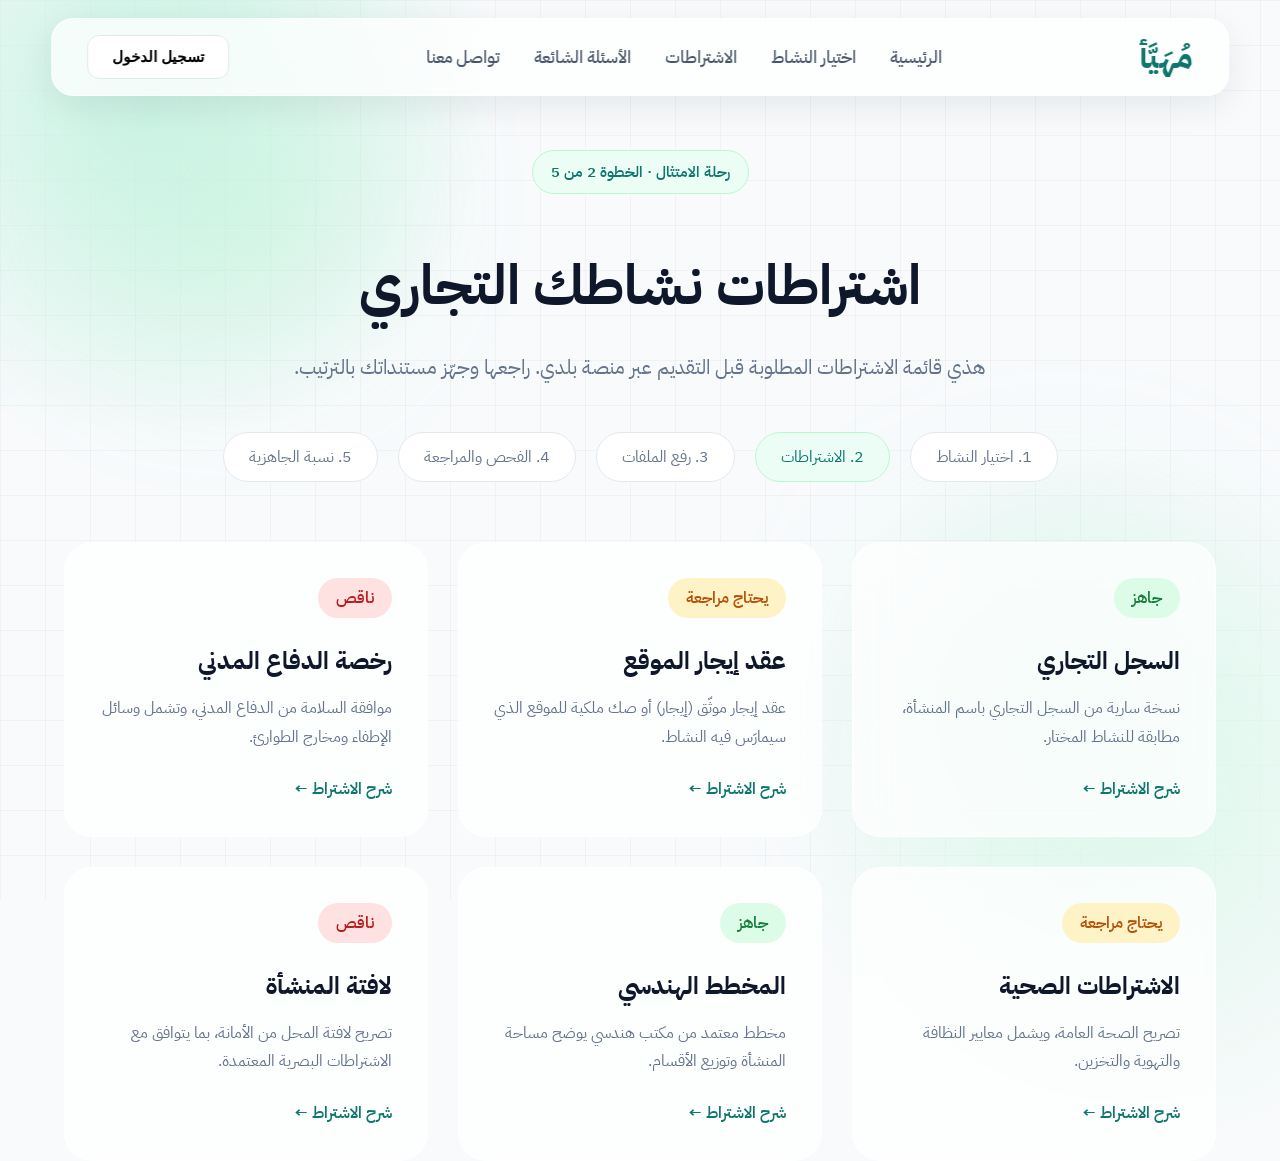
<file: requirements.html>
<!DOCTYPE html>
<html lang="ar" dir="rtl">

<head>

<meta charset="UTF-8">
<meta name="viewport" content="width=device-width, initial-scale=1.0">

<title>الاشتراطات | مُهَيَّأ</title>

<link rel="stylesheet" href="style.css">

<link href="https://fonts.googleapis.com/css2?family=IBM+Plex+Sans+Arabic:wght@300;400;500;600;700&display=swap" rel="stylesheet">

</head>


<body>

<div class="grid"></div>
<div class="blob one"></div>
<div class="blob two"></div>

<header>

    <div class="logo">
        مُهَيَّأ
    </div>

    <nav>

        <a href="index.html">الرئيسية</a>

        <a href="activity.html">اختيار النشاط</a>

        <a href="requirements.html">الاشتراطات</a>

        <a href="#">الأسئلة الشائعة</a>

        <a href="#">تواصل معنا</a>

    </nav>

    <div class="header-buttons">

        <button class="login">
            تسجيل الدخول
        </button>

    
            <button class="menu-toggle" id="menuToggle" aria-label="فتح القائمة">
                <span></span><span></span><span></span>
            </button>
</div>

</header>
<div class="mobile-nav" id="mobileNav"></div>




<section class="requirements-page">


<div class="requirements-header">


<span class="tag">
    رحلة الامتثال · الخطوة 2 من 5
</span>


<h1>
    اشتراطات <span id="activityName">نشاطك التجاري</span>
</h1>


<p>
هذي قائمة الاشتراطات المطلوبة قبل التقديم عبر منصة بلدي. راجعها وجهّز مستنداتك بالترتيب.
</p>


</div>



<div class="steps-bar">

    <div class="step">1. اختيار النشاط</div>

    <div class="step active">2. الاشتراطات</div>

    <div class="step">3. رفع الملفات</div>

    <div class="step">4. الفحص والمراجعة</div>

    <div class="step">5. نسبة الجاهزية</div>

</div>



<div class="requirements-grid" id="requirementsGrid">


<div class="requirement-card">

<span class="status done">جاهز</span>

<h2>السجل التجاري</h2>

<p>
نسخة سارية من السجل التجاري باسم المنشأة، مطابقة للنشاط المختار.
</p>

<a href="explain-requirement.html?req=commercial-record">
شرح الاشتراط ←
</a>

</div>


<div class="requirement-card">

<span class="status warning">يحتاج مراجعة</span>

<h2>عقد إيجار الموقع</h2>

<p>
عقد إيجار موثّق (إيجار) أو صك ملكية للموقع الذي سيمارَس فيه النشاط.
</p>

<a href="explain-requirement.html?req=lease-contract">
شرح الاشتراط ←
</a>

</div>


<div class="requirement-card">

<span class="status error">ناقص</span>

<h2>رخصة الدفاع المدني</h2>

<p>
موافقة السلامة من الدفاع المدني، وتشمل وسائل الإطفاء ومخارج الطوارئ.
</p>

<a href="explain-requirement.html?req=civil-defense">
شرح الاشتراط ←
</a>

</div>


<div class="requirement-card">

<span class="status warning">يحتاج مراجعة</span>

<h2>الاشتراطات الصحية</h2>

<p>
تصريح الصحة العامة، ويشمل معايير النظافة والتهوية والتخزين.
</p>

<a href="explain-requirement.html?req=health-permit">
شرح الاشتراط ←
</a>

</div>


<div class="requirement-card">

<span class="status done">جاهز</span>

<h2>المخطط الهندسي</h2>

<p>
مخطط معتمد من مكتب هندسي يوضح مساحة المنشأة وتوزيع الأقسام.
</p>

<a href="explain-requirement.html?req=engineering-plan">
شرح الاشتراط ←
</a>

</div>


<div class="requirement-card">

<span class="status error">ناقص</span>

<h2>لافتة المنشأة</h2>

<p>
تصريح لافتة المحل من الأمانة، بما يتوافق مع الاشتراطات البصرية المعتمدة.
</p>

<a href="explain-requirement.html?req=signage-permit">
شرح الاشتراط ←
</a>

</div>


</div>


</section>


<script>
    const params = new URLSearchParams(window.location.search);
    const activityLabels = {
        laundry: "مغسلة ملابس",
        cafe: "كافيه",
        restaurant: "مطعم",
        salon: "صالون",
        store: "متجر",
        workshop: "ورشة",
        clinic: "عيادة طبية",
        pharmacy: "صيدلية",
        gym: "نادي رياضي",
        bakery: "مخبز",
        "event-hall": "صالة أفراح",
        "real-estate": "مكتب عقاري"
    };

    const activityKey = params.get('activity');
    const storedName = localStorage.getItem('selectedActivity');
    const nameEl = document.getElementById('activityName');

    if (activityKey && activityLabels[activityKey]) {
        nameEl.textContent = activityLabels[activityKey];
    } else if (storedName) {
        nameEl.textContent = storedName;
    }
</script>

    <script src="script.js"></script>
</body>

</html>
</file>
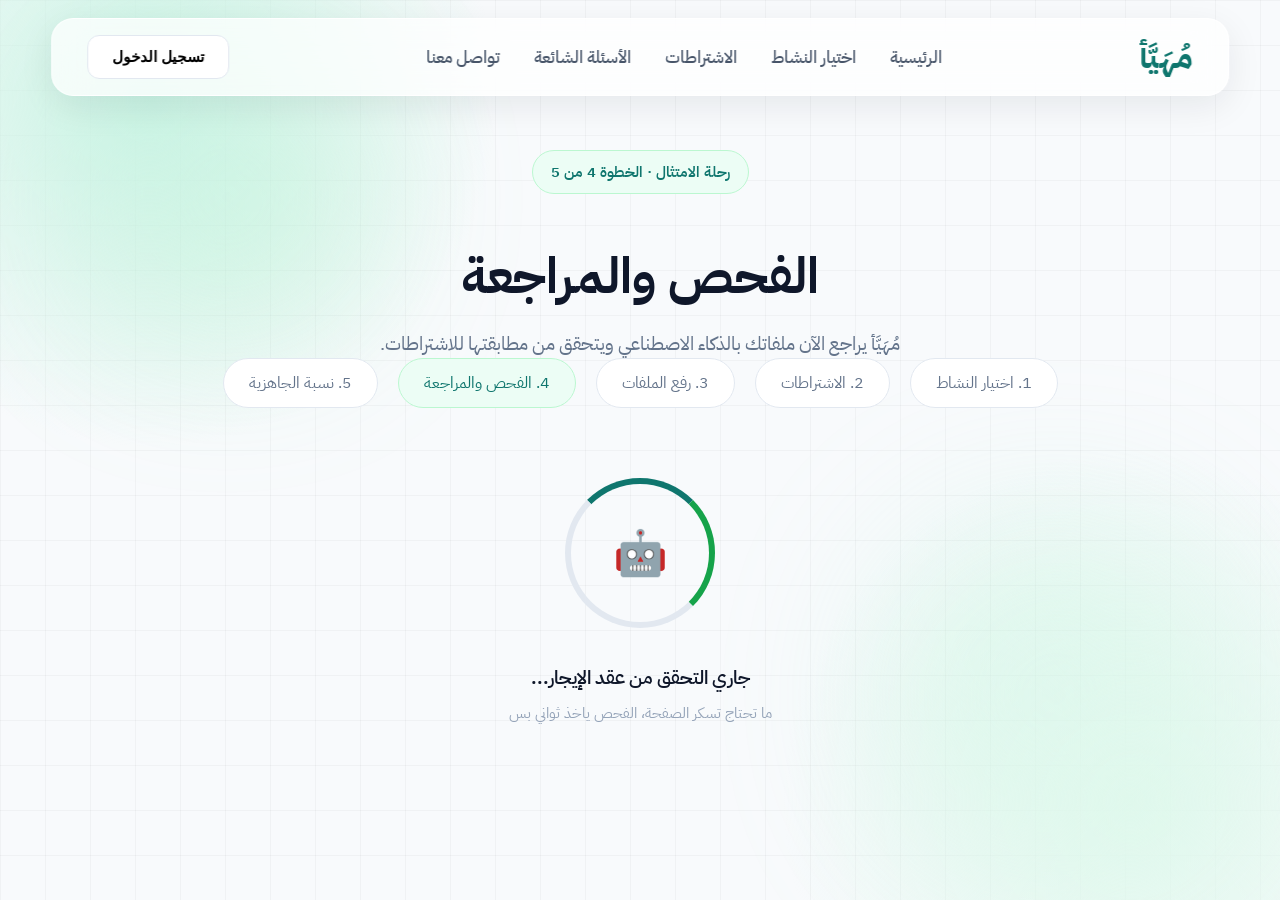
<file: review.html>
<!DOCTYPE html>
<html lang="ar" dir="rtl">

<head>

<meta charset="UTF-8">
<meta name="viewport" content="width=device-width, initial-scale=1.0">

<title>الفحص والمراجعة | مُهَيَّأ</title>

<link rel="stylesheet" href="style.css">

<link href="https://fonts.googleapis.com/css2?family=IBM+Plex+Sans+Arabic:wght@300;400;500;600;700&display=swap" rel="stylesheet">

</head>


<body>

<div class="grid"></div>
<div class="blob one"></div>
<div class="blob two"></div>

<header>

    <div class="logo">
        مُهَيَّأ
    </div>

    <nav>

        <a href="index.html">الرئيسية</a>

        <a href="activity.html">اختيار النشاط</a>

        <a href="requirements.html">الاشتراطات</a>

        <a href="#">الأسئلة الشائعة</a>

        <a href="#">تواصل معنا</a>

    </nav>

    <div class="header-buttons">

        <button class="login">
            تسجيل الدخول
        </button>

    
            <button class="menu-toggle" id="menuToggle" aria-label="فتح القائمة">
                <span></span><span></span><span></span>
            </button>
</div>

</header>
<div class="mobile-nav" id="mobileNav"></div>




<section class="review-page">


<div class="review-header">

    <span class="tag">رحلة الامتثال · الخطوة 4 من 5</span>

    <h1>الفحص والمراجعة</h1>

    <p>مُهَيَّأ يراجع الآن ملفاتك بالذكاء الاصطناعي ويتحقق من مطابقتها للاشتراطات.</p>

</div>


<div class="steps-bar">

    <div class="step">1. اختيار النشاط</div>

    <div class="step">2. الاشتراطات</div>

    <div class="step">3. رفع الملفات</div>

    <div class="step active">4. الفحص والمراجعة</div>

    <div class="step">5. نسبة الجاهزية</div>

</div>


<!-- Scanning state -->

<div class="scan-box" id="scanBox">

    <div class="scan-ring"></div>

    <div class="scan-status" id="scanStatus">جاري تحليل السجل التجاري...</div>

    <div class="scan-sub">ما تحتاج تسكر الصفحة، الفحص ياخذ ثواني بس</div>

</div>


<!-- Results state -->

<div class="review-results" id="reviewResults">

    <div class="review-summary">

        <div class="stat">
            <h2 style="color:#15803D;">4</h2>
            <span>مستندات متطابقة</span>
        </div>

        <div class="stat">
            <h2 style="color:#B45309;">1</h2>
            <span>تحتاج انتباه</span>
        </div>

        <div class="stat">
            <h2 style="color:#B91C1C;">1</h2>
            <span>غير متطابقة</span>
        </div>

    </div>


    <div class="results-grid">

        <div class="result-card ok">
            <div class="result-icon">✅</div>
            <div class="result-body">
                <h3>السجل التجاري</h3>
                <p>الملف مطابق. النشاط المسجّل بالسجل يتوافق مع النشاط المختار، والتاريخ ساري.</p>
            </div>
        </div>

        <div class="result-card warn">
            <div class="result-icon">⚠️</div>
            <div class="result-body">
                <h3>عقد إيجار الموقع</h3>
                <p>العقد موجود، لكن ما قدرنا نتأكد إنه موثّق عبر منصة إيجار. راجع صفحة شرح الاشتراط قبل التقديم.</p>
            </div>
        </div>

        <div class="result-card bad">
            <div class="result-icon">❌</div>
            <div class="result-body">
                <h3>رخصة الدفاع المدني</h3>
                <p>الملف المرفوع لا يحتوي على تاريخ سريان واضح. يفضّل رفع نسخة أحدث قبل إرسال الطلب.</p>
            </div>
        </div>

        <div class="result-card ok">
            <div class="result-icon">✅</div>
            <div class="result-body">
                <h3>الاشتراطات الصحية</h3>
                <p>الملف مطابق لمتطلبات التصريح الصحي الأساسية.</p>
            </div>
        </div>

        <div class="result-card ok">
            <div class="result-icon">✅</div>
            <div class="result-body">
                <h3>المخطط الهندسي</h3>
                <p>المخطط واضح ومقروء، ومعتمد من مكتب هندسي كما هو مطلوب.</p>
            </div>
        </div>

        <div class="result-card ok">
            <div class="result-icon">✅</div>
            <div class="result-body">
                <h3>لافتة المنشأة</h3>
                <p>تصميم اللافتة يطابق المواصفات المسموح بها.</p>
            </div>
        </div>

    </div>


    <div class="review-actions">

        <a href="readiness.html" class="primary">عرض نسبة الجاهزية ←</a>

        <a href="upload.html" class="secondary">تعديل الملفات</a>

    </div>


</div>


</section>


<script>

    const messages = [
        "جاري تحليل السجل التجاري...",
        "جاري التحقق من عقد الإيجار...",
        "جاري مراجعة رخصة الدفاع المدني...",
        "جاري فحص الاشتراطات الصحية...",
        "جاري مطابقة المخطط الهندسي...",
        "جاري التحقق من لافتة المنشأة..."
    ];

    const scanStatus = document.getElementById('scanStatus');
    let i = 0;

    const interval = setInterval(() => {
        i = (i + 1) % messages.length;
        scanStatus.textContent = messages[i];
    }, 900);

    setTimeout(() => {
        clearInterval(interval);
        document.getElementById('scanBox').style.display = 'none';
        document.getElementById('reviewResults').style.display = 'block';
    }, 5400);

</script>

    <script src="script.js"></script>
</body>

</html>
</file>
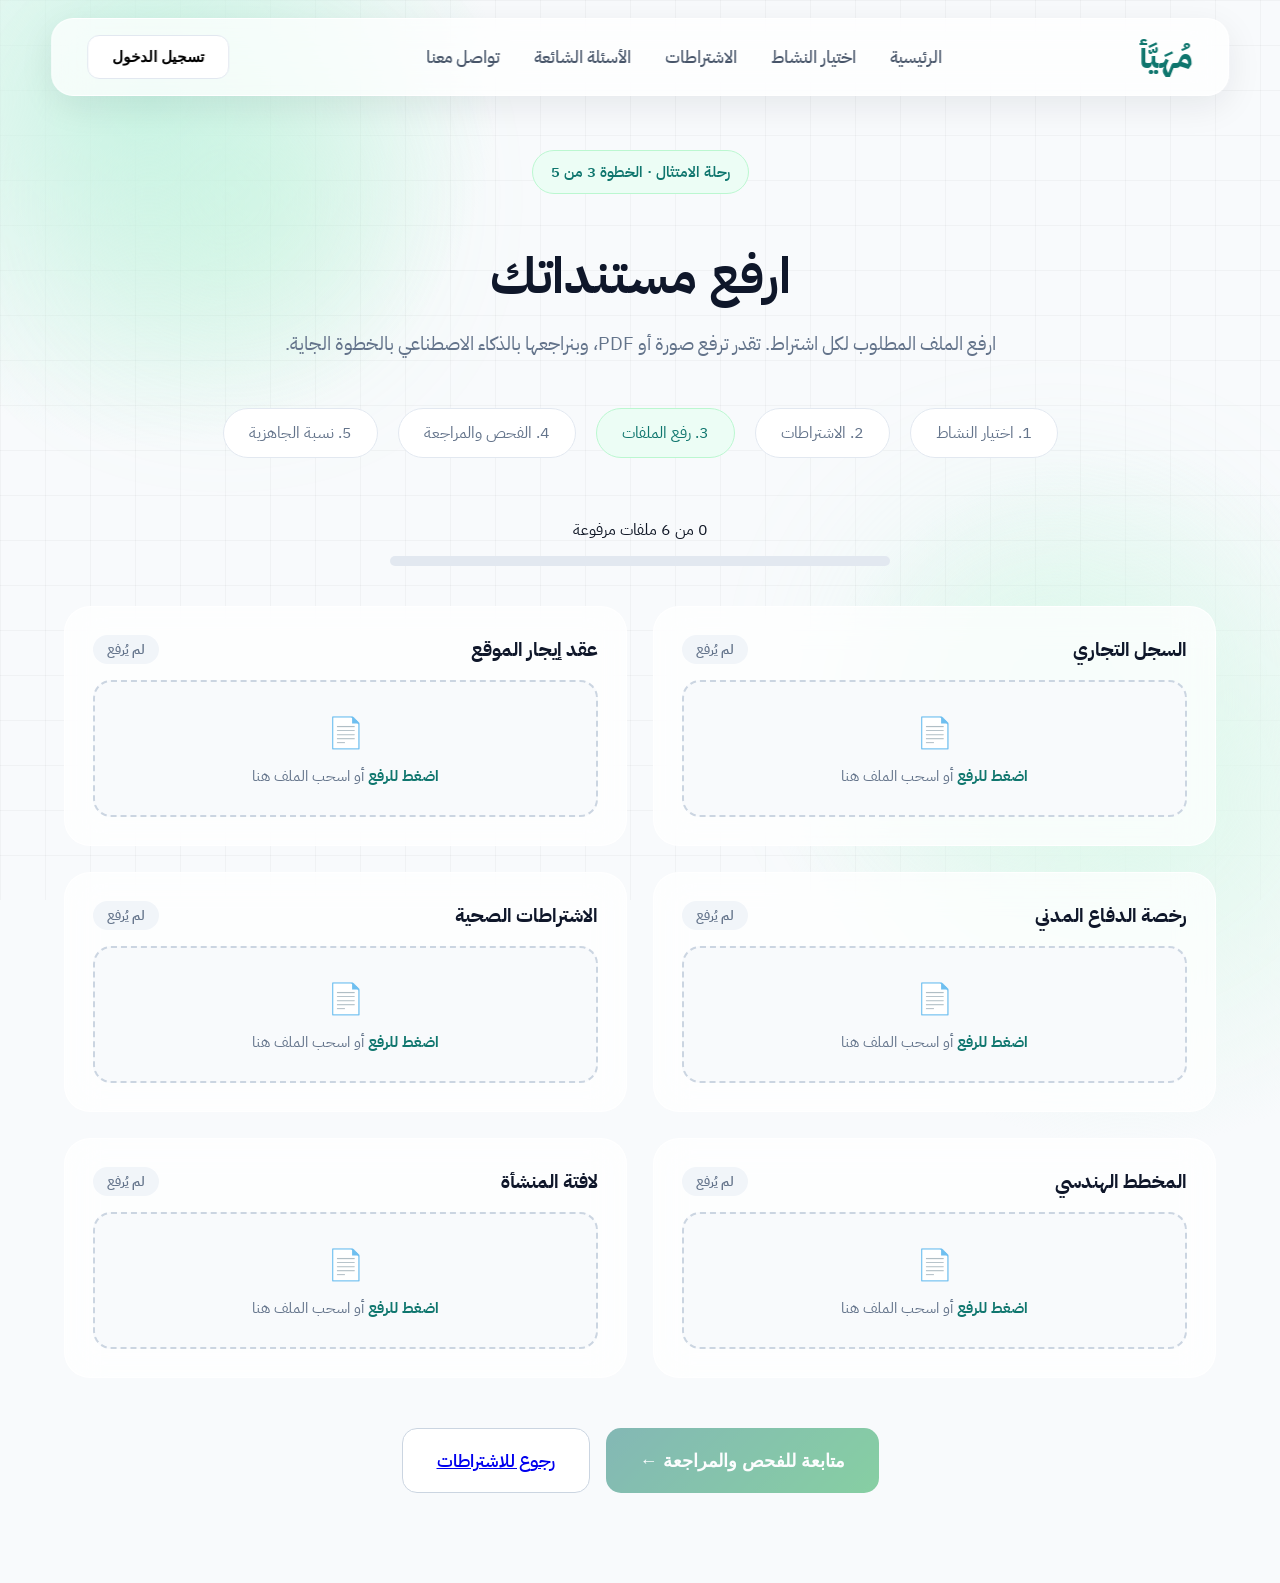
<file: upload.html>
<!DOCTYPE html>
<html lang="ar" dir="rtl">

<head>

<meta charset="UTF-8">
<meta name="viewport" content="width=device-width, initial-scale=1.0">

<title>رفع الملفات | مُهَيَّأ</title>

<link rel="stylesheet" href="style.css">

<link href="https://fonts.googleapis.com/css2?family=IBM+Plex+Sans+Arabic:wght@300;400;500;600;700&display=swap" rel="stylesheet">

</head>


<body>

<div class="grid"></div>
<div class="blob one"></div>
<div class="blob two"></div>

<header>

    <div class="logo">
        مُهَيَّأ
    </div>

    <nav>

        <a href="index.html">الرئيسية</a>

        <a href="activity.html">اختيار النشاط</a>

        <a href="requirements.html">الاشتراطات</a>

        <a href="#">الأسئلة الشائعة</a>

        <a href="#">تواصل معنا</a>

    </nav>

    <div class="header-buttons">

        <button class="login">
            تسجيل الدخول
        </button>

    
            <button class="menu-toggle" id="menuToggle" aria-label="فتح القائمة">
                <span></span><span></span><span></span>
            </button>
</div>

</header>
<div class="mobile-nav" id="mobileNav"></div>




<section class="upload-page">


<div class="upload-header">

    <span class="tag">رحلة الامتثال · الخطوة 3 من 5</span>

    <h1>ارفع مستنداتك</h1>

    <p>ارفع الملف المطلوب لكل اشتراط. تقدر ترفع صورة أو PDF، وبنراجعها بالذكاء الاصطناعي بالخطوة الجاية.</p>

</div>


<div class="steps-bar">

    <div class="step">1. اختيار النشاط</div>

    <div class="step">2. الاشتراطات</div>

    <div class="step active">3. رفع الملفات</div>

    <div class="step">4. الفحص والمراجعة</div>

    <div class="step">5. نسبة الجاهزية</div>

</div>


<div class="upload-progress-bar">

    <span id="progressLabel">0 من 6 ملفات مرفوعة</span>

    <div class="upload-progress-track">
        <div class="upload-progress-fill" id="progressFill"></div>
    </div>

</div>


<div class="upload-grid" id="uploadGrid">

    <div class="upload-slot" data-slot="commercial-record">
        <div class="upload-slot-title">
            <h3>السجل التجاري</h3>
            <span class="slot-badge">لم يُرفع</span>
        </div>
        <div class="dropzone">
            <div class="dz-icon">📄</div>
            <div class="dz-text"><b>اضغط للرفع</b> أو اسحب الملف هنا</div>
            <input type="file" hidden accept=".pdf,.jpg,.jpeg,.png">
        </div>
    </div>

    <div class="upload-slot" data-slot="lease-contract">
        <div class="upload-slot-title">
            <h3>عقد إيجار الموقع</h3>
            <span class="slot-badge">لم يُرفع</span>
        </div>
        <div class="dropzone">
            <div class="dz-icon">📄</div>
            <div class="dz-text"><b>اضغط للرفع</b> أو اسحب الملف هنا</div>
            <input type="file" hidden accept=".pdf,.jpg,.jpeg,.png">
        </div>
    </div>

    <div class="upload-slot" data-slot="civil-defense">
        <div class="upload-slot-title">
            <h3>رخصة الدفاع المدني</h3>
            <span class="slot-badge">لم يُرفع</span>
        </div>
        <div class="dropzone">
            <div class="dz-icon">📄</div>
            <div class="dz-text"><b>اضغط للرفع</b> أو اسحب الملف هنا</div>
            <input type="file" hidden accept=".pdf,.jpg,.jpeg,.png">
        </div>
    </div>

    <div class="upload-slot" data-slot="health-permit">
        <div class="upload-slot-title">
            <h3>الاشتراطات الصحية</h3>
            <span class="slot-badge">لم يُرفع</span>
        </div>
        <div class="dropzone">
            <div class="dz-icon">📄</div>
            <div class="dz-text"><b>اضغط للرفع</b> أو اسحب الملف هنا</div>
            <input type="file" hidden accept=".pdf,.jpg,.jpeg,.png">
        </div>
    </div>

    <div class="upload-slot" data-slot="engineering-plan">
        <div class="upload-slot-title">
            <h3>المخطط الهندسي</h3>
            <span class="slot-badge">لم يُرفع</span>
        </div>
        <div class="dropzone">
            <div class="dz-icon">📄</div>
            <div class="dz-text"><b>اضغط للرفع</b> أو اسحب الملف هنا</div>
            <input type="file" hidden accept=".pdf,.jpg,.jpeg,.png">
        </div>
    </div>

    <div class="upload-slot" data-slot="signage-permit">
        <div class="upload-slot-title">
            <h3>لافتة المنشأة</h3>
            <span class="slot-badge">لم يُرفع</span>
        </div>
        <div class="dropzone">
            <div class="dz-icon">📄</div>
            <div class="dz-text"><b>اضغط للرفع</b> أو اسحب الملف هنا</div>
            <input type="file" hidden accept=".pdf,.jpg,.jpeg,.png">
        </div>
    </div>

</div>


<div class="upload-actions">

    <button class="primary" id="continueBtn" disabled>متابعة للفحص والمراجعة ←</button>

    <a href="requirements.html" class="secondary">رجوع للاشتراطات</a>

</div>


</section>


<script>

    const slots = document.querySelectorAll('.upload-slot');
    const progressFill = document.getElementById('progressFill');
    const progressLabel = document.getElementById('progressLabel');
    const continueBtn = document.getElementById('continueBtn');
    const totalSlots = slots.length;

    function updateProgress(){
        const uploadedCount = document.querySelectorAll('.upload-slot.uploaded').length;
        const percent = Math.round((uploadedCount / totalSlots) * 100);
        progressFill.style.width = percent + '%';
        progressLabel.textContent = uploadedCount + ' من ' + totalSlots + ' ملفات مرفوعة';
        continueBtn.disabled = uploadedCount < totalSlots;
    }

    slots.forEach(slot => {
        const dropzone = slot.querySelector('.dropzone');
        const input = slot.querySelector('input[type="file"]');
        const badge = slot.querySelector('.slot-badge');

        function handleFile(file){
            if(!file) return;

            slot.classList.add('uploaded');
            badge.textContent = 'تم الرفع';

            let chip = slot.querySelector('.file-chip');
            if(!chip){
                chip = document.createElement('div');
                chip.className = 'file-chip';
                slot.appendChild(chip);
            }

            chip.innerHTML = '<span>📎 ' + file.name + '</span><button class="remove-file" type="button">✕</button>';

            chip.querySelector('.remove-file').addEventListener('click', (e) => {
                e.stopPropagation();
                chip.remove();
                slot.classList.remove('uploaded');
                badge.textContent = 'لم يُرفع';
                input.value = '';
                updateProgress();
            });

            updateProgress();
        }

        dropzone.addEventListener('click', () => input.click());

        input.addEventListener('change', () => handleFile(input.files[0]));

        dropzone.addEventListener('dragover', (e) => {
            e.preventDefault();
            dropzone.classList.add('dragover');
        });

        dropzone.addEventListener('dragleave', () => {
            dropzone.classList.remove('dragover');
        });

        dropzone.addEventListener('drop', (e) => {
            e.preventDefault();
            dropzone.classList.remove('dragover');
            if(e.dataTransfer.files.length){
                handleFile(e.dataTransfer.files[0]);
            }
        });
    });

    continueBtn.addEventListener('click', () => {
        if(!continueBtn.disabled){
            window.location.href = 'review.html';
        }
    });

</script>

    <script src="script.js"></script>
</body>

</html>
</file>
<file: style.css>
/* ===========================
   Muhayya UI
   Part 1
=========================== */

*{
    margin:0;
    padding:0;
    box-sizing:border-box;
}

html{
    scroll-behavior:smooth;
}

body{

    font-family:'IBM Plex Sans Arabic',sans-serif;

    background:#F8FAFC;

    color:#111827;

    overflow-x:hidden;

    position:relative;

}


/* ---------- Background ---------- */

body::before{

content:"";

position:fixed;

top:-250px;

left:-200px;

width:700px;

height:700px;

background:radial-gradient(circle,#C9F3E3 0%,transparent 70%);

z-index:-2;

}

body::after{

content:"";

position:fixed;

bottom:-250px;

right:-200px;

width:700px;

height:700px;

background:radial-gradient(circle,#DFF8EC 0%,transparent 70%);

z-index:-2;

}

/* شبكة خفيفة */

.grid{

position:fixed;

inset:0;

background-image:

linear-gradient(rgba(0,0,0,.03) 1px,transparent 1px),

linear-gradient(90deg,rgba(0,0,0,.03) 1px,transparent 1px);

background-size:45px 45px;

z-index:-3;

}


/* ================= HEADER ================= */

header{

position:fixed;

top:18px;

left:50%;

transform:translateX(-50%);

width:92%;

height:78px;

background:rgba(255,255,255,.75);

-webkit-backdrop-filter:blur(18px);

backdrop-filter:blur(18px);

border:1px solid rgba(255,255,255,.9);

border-radius:22px;

display:flex;

justify-content:space-between;

align-items:center;

padding:0 35px;

box-shadow:0 10px 35px rgba(15,23,42,.08);

z-index:999;

transition:.3s;

}

.logo{

font-size:32px;

font-weight:700;

color:#0F766E;

letter-spacing:.5px;

}

nav{

display:flex;

gap:34px;

}

nav a{

text-decoration:none;

color:#475569;

font-weight:500;

font-size:17px;

transition:.3s;

position:relative;

}

nav a:hover{

color:#0F766E;

}

nav a::after{

content:"";

position:absolute;

bottom:-6px;

right:0;

width:0;

height:2px;

background:#16A34A;

transition:.35s;

}

nav a:hover::after{

width:100%;

}


/* ================= Buttons ================= */

.header-buttons{

display:flex;

gap:15px;

}

.login{

background:white;

border:1px solid #E2E8F0;

padding:12px 24px;

border-radius:12px;

cursor:pointer;

font-size:15px;

font-weight:600;

transition:.3s;

}

.login:hover{

transform:translateY(-3px);

box-shadow:0 15px 30px rgba(0,0,0,.08);

}

.primary{

background:linear-gradient(135deg,#0F766E,#16A34A);

color:white;

padding:18px 34px;

border:none;

border-radius:15px;

font-size:18px;

font-weight:600;

cursor:pointer;

transition:.35s;
position:relative;

overflow:hidden;
text-transform:none;
display:inline-flex;
align-items:center;
jutify-content:center;
}

.primary::before{

content:"";

position:absolute;

top:0;

left:-120%;

width:70%;

height:100%;

background:rgba(255,255,255,.35);

transform:skewX(-25deg);

transition:.7s;

}

.primary:hover::before{

left:140%;

}

.primary:hover{

transform:translateY(-5px);

box-shadow:0 20px 45px rgba(22,163,74,.35);

}

.secondary{

background:white;

border:1px solid #CBD5E1;

padding:18px 34px;

border-radius:15px;

cursor:pointer;

font-size:18px;

font-weight:600;

transition:.3s;

}

.secondary:hover{

background:#F8FAFC;

transform:translateY(-5px);

}/* ===========================
   HERO SECTION
=========================== */

.hero{

width:90%;

margin:auto;

min-height:100vh;

display:flex;

justify-content:space-between;

align-items:center;

padding-top:130px;

gap:60px;

}

.hero-left{

flex:1;

animation:fadeUp .9s ease;

}

.tag{

display:inline-block;

padding:10px 18px;

background:#ECFDF5;

color:#0F766E;

border-radius:999px;

font-size:15px;

font-weight:600;

margin-bottom:25px;

border:1px solid #BBF7D0;

}

.hero-left h1{

font-size:45px;

line-height:1.15;

font-weight:700;

color:#0F172A;

max-width:650px;

}

.hero-left p{

margin-top:28px;

font-size:20px;

line-height:2;

color:#64748B;

max-width:620px;

}

.hero-buttons{

margin-top:40px;

display:flex;

gap:18px;

}

.stats{

display:flex;

gap:28px;

margin-top:70px;

}

.stat{

background:white;

padding:22px;

width:170px;

border-radius:22px;

box-shadow:0 15px 35px rgba(15,23,42,.05);

transition:.35s;

border:1px solid #EEF2F7;

}

.stat:hover{

transform:translateY(-8px);

box-shadow:0 25px 45px rgba(15,23,42,.10);

}

.stat h2{

font-size:34px;

color:#0F766E;

margin-bottom:8px;

}

.stat span{

color:#64748B;

font-size:15px;

}

/* ===========================
   WORKFLOW CARD
=========================== */

.hero-right{

flex:1;

display:flex;

justify-content:center;

animation:fadeRight 1s ease;

}

.workflow-card{

width:470px;

background:rgba(255,255,255,.75);

-webkit-backdrop-filter:blur(25px);

backdrop-filter:blur(25px);

border:1px solid rgba(255,255,255,.9);

border-radius:30px;

padding:35px;

box-shadow:0 25px 60px rgba(15,23,42,.08);

position:relative;

overflow:hidden;

}

.workflow-card::before{

content:"";

position:absolute;

width:220px;

height:220px;

background:#D1FAE5;

border-radius:50%;

top:-120px;

left:-80px;

opacity:.6;

}

.workflow-card h3{

position:relative;

font-size:28px;

margin-bottom:35px;

color:#0F172A;

}

.workflow{

position:relative;

display:flex;

flex-direction:column;

gap:18px;

}

.item{

display:flex;

align-items:center;

gap:18px;

font-size:18px;

font-weight:600;

color:#334155;

position:relative;

}

.circle{

width:18px;

height:18px;

border-radius:50%;

background:#CBD5E1;

transition:.4s;

}

.active .circle{

background:#16A34A;

box-shadow:0 0 18px rgba(22,163,74,.4);

}

.ai{

background:#0F766E;

box-shadow:0 0 18px rgba(15,118,110,.4);

}

.success{

background:#22C55E;

box-shadow:0 0 18px rgba(34,197,94,.4);

}

.line{

width:3px;

height:34px;

background:linear-gradient(#22C55E,#BBF7D0);

margin-right:8px;

border-radius:20px;

}

/* ===========================
   ANIMATIONS
=========================== */

@keyframes fadeUp{

from{

opacity:0;

transform:translateY(40px);

}

to{

opacity:1;

transform:translateY(0);

}

}

@keyframes fadeRight{

from{

opacity:0;

transform:translateX(-40px);

}

to{

opacity:1;

transform:translateX(0);

}

}/*=========================================
            FEATURES
==========================================*/

.features{

    width:90%;

    margin:100px auto;

    display:grid;

    grid-template-columns:repeat(3,1fr);

    gap:30px;

}

.feature{

    background:rgba(255,255,255,.75);

    -webkit-backdrop-filter:blur(18px);

backdrop-filter:blur(18px);

    border:1px solid rgba(255,255,255,.9);

    border-radius:28px;

    padding:40px;

    transition:.35s;

    position:relative;

    overflow:hidden;

    cursor:pointer;

}

.feature::before{

    content:"";

    position:absolute;

    width:180px;

    height:180px;

    border-radius:50%;

    background:#DCFCE7;

    top:-80px;

    left:-80px;

    opacity:.6;

    transition:.4s;

}

.feature:hover::before{

    transform:scale(1.4);

}

.feature:hover{

    transform:translateY(-12px);

    box-shadow:0 25px 60px rgba(15,23,42,.12);

}

.icon{

    width:70px;

    height:70px;

    border-radius:18px;

    background:#ECFDF5;

    display:flex;

    justify-content:center;

    align-items:center;

    font-size:32px;

    margin-bottom:28px;

}

.feature h3{

    font-size:26px;

    color:#0F172A;

    margin-bottom:18px;

}

.feature p{

    color:#64748B;

    line-height:1.9;

    font-size:17px;

}


/*=========================================
             FOOTER
==========================================*/

footer{

    margin-top:120px;

    background:white;

    border-top:1px solid #E2E8F0;

    padding:60px;

}

.footer-container{

    width:90%;

    margin:auto;

    display:flex;

    justify-content:space-between;

    align-items:center;

}

.footer-logo{

    font-size:34px;

    font-weight:700;

    color:#0F766E;

}

.footer-links{

    display:flex;

    gap:30px;

}

.footer-links a{

    text-decoration:none;

    color:#64748B;

    transition:.3s;

}

.footer-links a:hover{

    color:#16A34A;

}


/*=========================================
            RESPONSIVE
==========================================*/

@media(max-width:1100px){

.hero{

flex-direction:column;

text-align:center;

}

.hero-left{

order:2;

}

.hero-right{

order:1;

}

.stats{

justify-content:center;

flex-wrap:wrap;

}

.features{

grid-template-columns:1fr;

}

header nav{

display:none;

}

}

@media(max-width:768px){

.hero-left h1{

font-size:32px;

}

.hero-left p{

font-size:15px;
line-height:1.7;

}

.tag{

padding:8px 14px;
font-size:13px;
margin-bottom:16px;

}

.workflow-card{

width:100%;
padding:24px;

}

.workflow-card h3{

font-size:20px;
margin-bottom:22px;

}

.item{

font-size:15px;
gap:14px;

}

.hero-buttons{

flex-direction:column;
gap:12px;
margin-top:26px;

}

.primary,

.secondary{

width:100%;
padding:14px 20px;
font-size:15px;

}

.stats{

gap:14px;
margin-top:36px;

}

.stat{

width:auto;
flex:1 1 auto;
min-width:100px;
padding:14px;

}

.stat h2{

font-size:24px;
margin-bottom:4px;

}

.stat span{

font-size:12px;

}

header{

padding:0 16px;
height:64px;

}

.logo{

font-size:22px;

}

.login{

padding:8px 14px;
font-size:13px;

}

.features{

margin:50px auto;
gap:16px;

}

.feature{

padding:22px;

}

.icon{

width:52px;
height:52px;
font-size:24px;
margin-bottom:16px;

}

.feature h3{

font-size:18px;
margin-bottom:10px;

}

.feature p{

font-size:14px;
line-height:1.6;

}

}


/*=========================================
        FLOATING BACKGROUND BLOBS
==========================================*/

body .blob{

position:fixed;

border-radius:50%;

filter:blur(90px);

opacity:.35;

z-index:-10;

animation:floatBlob 10s ease-in-out infinite alternate;

}

.blob.one{

width:250px;

height:250px;

background:#86EFAC;

top:8%;

left:8%;

}

.blob.two{

width:320px;

height:320px;

background:#A7F3D0;

bottom:5%;

right:5%;

animation-duration:13s;

}

@keyframes floatBlob{

from{

transform:translateY(0) translateX(0);

}

to{

transform:translateY(-40px) translateX(20px);

}

}/* =========================
   ACTIVITY PAGE
========================= */


.activity-page{

    width:90%;
    min-height:100vh;

    margin:auto;

    padding-top:150px;

}



.activity-header{

    text-align:center;

    margin-bottom:60px;

}



.activity-header h1{

    font-size:55px;

    color:#0F172A;

    margin:25px 0;

}



.activity-header p{

    color:#64748B;

    font-size:20px;

}



.activity-grid{

    display:grid;

    grid-template-columns:repeat(3,1fr);

    gap:30px;

}


/* Search bar */

.activity-search{

    max-width:480px;

    margin:35px auto 0;

    display:flex;

    align-items:center;

    gap:12px;

    background:rgba(255,255,255,.75);

    -webkit-backdrop-filter:blur(18px);

backdrop-filter:blur(18px);

    border:1px solid #E2E8F0;

    border-radius:999px;

    padding:16px 26px;

    transition:.3s;

}

.activity-search:focus-within{

    border-color:#0F766E;

    box-shadow:0 10px 30px rgba(15,118,110,.12);

}

.search-icon{

    font-size:18px;

    opacity:.6;

}

.activity-search input{

    flex:1;

    border:none;

    outline:none;

    background:transparent;

    font-family:inherit;

    font-size:16px;

    color:#111827;

}

.activity-search input::placeholder{

    color:#94A3B8;

}

.no-results{

    text-align:center;

    color:#64748B;

    font-size:17px;

    margin-top:50px;

}




.activity-card{

    background:rgba(255,255,255,.75);

    -webkit-backdrop-filter:blur(18px);

backdrop-filter:blur(18px);

    border:1px solid rgba(255,255,255,.9);

    border-radius:28px;

    padding:40px;

    position:relative;

    overflow:hidden;

    transition:.35s;

}



.activity-card::before{

    content:"";

    position:absolute;

    width:160px;

    height:160px;

    border-radius:50%;

    background:#DCFCE7;

    top:-80px;

    left:-80px;

    opacity:.6;

}



.activity-card:hover{

    transform:translateY(-12px);

    box-shadow:0 25px 60px rgba(15,23,42,.12);

}




.activity-card h2{

    font-size:30px;

    color:#0F172A;

    margin-bottom:15px;

}



.activity-card p{

    color:#64748B;

    font-size:17px;

}



.activity-card a{

    position:absolute;

    left:35px;

    bottom:35px;

    width:45px;

    height:45px;

    border-radius:50%;

    background:#0F766E;

    color:white;

    display:flex;

    align-items:center;

    justify-content:center;

    text-decoration:none;

    font-size:22px;

    transition:.3s;

}



.activity-card a:hover{

    background:#16A34A;

    transform:translateX(-5px);

}




@media(max-width:1100px){


.activity-grid{

    grid-template-columns:repeat(2,1fr);

}


}



@media(max-width:768px){


.activity-page{

    padding-top:100px;

}


.activity-header{

    margin-bottom:30px;

}


.activity-header h1{

    font-size:26px;
    margin:14px 0;

}


.activity-header p{

    font-size:14px;

}


.activity-search{

    padding:12px 18px;
    margin-top:20px;

}


.activity-search input{

    font-size:14px;

}


.activity-grid{

    grid-template-columns:1fr;
    gap:16px;

}



.activity-card{

    padding:20px;

}


.activity-card .icon{

    width:48px;
    height:48px;
    font-size:22px;
    margin-bottom:14px;
    border-radius:14px;
    display:flex;
    align-items:center;
    justify-content:center;
    background:#ECFDF5;

}


.activity-card h2{

    font-size:19px;
    margin-bottom:6px;

}


.activity-card p{

    font-size:13px;

}


.activity-card a{

    left:20px;
    bottom:20px;
    width:36px;
    height:36px;
    font-size:18px;

}



}/* =========================
   REQUIREMENTS PAGE
========================= */


.requirements-page{

    width:90%;
    min-height:100vh;

    margin:auto;

    padding-top:150px;

}



.requirements-header{

    text-align:center;

    margin-bottom:50px;

}



.requirements-header h1{

    font-size:55px;

    color:#0F172A;

    margin:25px 0;

}



.requirements-header p{

    color:#64748B;

    font-size:20px;

}



/* Steps */


.steps-bar{

    display:flex;

    justify-content:center;

    gap:20px;

    flex-wrap:wrap;

    margin-bottom:60px;

}



.step{

    padding:12px 25px;

    background:white;

    border:1px solid #E2E8F0;

    border-radius:30px;

    color:#64748B;

}



.step.active{

    background:#ECFDF5;

    color:#0F766E;

    border-color:#BBF7D0;

}





/* Cards */


.requirements-grid{

    display:grid;

    grid-template-columns:repeat(3,1fr);

    gap:30px;

}



.requirement-card{

    background:rgba(255,255,255,.75);

    -webkit-backdrop-filter:blur(18px);

backdrop-filter:blur(18px);

    border:1px solid rgba(255,255,255,.9);

    border-radius:28px;

    padding:35px;

    transition:.35s;

}



.requirement-card:hover{

    transform:translateY(-10px);

    box-shadow:0 25px 60px rgba(15,23,42,.12);

}



.requirement-card h2{

    color:#0F172A;

    margin:25px 0 15px;

}



.requirement-card p{

    color:#64748B;

    line-height:1.8;

}



.status{

    display:inline-block;

    padding:8px 18px;

    border-radius:20px;

    font-weight:600;

}



.done{

    background:#DCFCE7;

    color:#15803D;

}



.warning{

    background:#FEF3C7;

    color:#B45309;

}



.error{

    background:#FEE2E2;

    color:#B91C1C;

}



.requirement-card a{

    display:inline-block;

    margin-top:25px;

    color:#0F766E;

    text-decoration:none;

    font-weight:600;

}



@media(max-width:1100px){


.requirements-grid{

    grid-template-columns:repeat(2,1fr);

}


}



@media(max-width:768px){


.requirements-page{

    padding-top:100px;

}


.requirements-header{

    margin-bottom:30px;

}


.requirements-header h1{

    font-size:26px;
    margin:14px 0;

}


.requirements-header p{

    font-size:14px;

}


.steps-bar{

    gap:8px;
    margin-bottom:34px;

}


.step{

    padding:7px 14px;
    font-size:12px;

}


.requirements-grid{

    grid-template-columns:1fr;
    gap:16px;

}


.requirement-card{

    padding:22px;

}


.requirement-card h2{

    font-size:19px;
    margin:16px 0 8px;

}


.requirement-card p{

    font-size:13px;
    line-height:1.6;

}


.status{

    padding:6px 14px;
    font-size:13px;

}


}

/* =========================
   EXPLAIN REQUIREMENT PAGE
========================= */

.explain-page{

    width:90%;
    max-width:900px;
    min-height:100vh;

    margin:auto;

    padding-top:150px;

}


.back-link{

    display:inline-flex;

    align-items:center;

    gap:8px;

    color:#64748B;

    text-decoration:none;

    font-size:15px;

    font-weight:600;

    margin-bottom:30px;

    transition:.3s;

}

.back-link:hover{

    color:#0F766E;

}


.explain-header{

    margin-bottom:40px;

}


.explain-header h1{

    font-size:44px;

    color:#0F172A;

    margin:20px 0 15px;

}


.explain-header p{

    color:#64748B;

    font-size:19px;

    line-height:1.9;

}


.explain-card{

    background:rgba(255,255,255,.75);

    -webkit-backdrop-filter:blur(18px);

backdrop-filter:blur(18px);

    border:1px solid rgba(255,255,255,.9);

    border-radius:28px;

    padding:45px;

    margin-bottom:30px;

    box-shadow:0 20px 50px rgba(15,23,42,.06);

}


.explain-card h3{

    font-size:22px;

    color:#0F172A;

    margin-bottom:18px;

    display:flex;

    align-items:center;

    gap:10px;

}


.explain-card > p{

    color:#475569;

    line-height:2;

    font-size:17px;

}


.doc-list{

    list-style:none;

    display:flex;

    flex-direction:column;

    gap:16px;

}


.doc-list li{

    display:flex;

    align-items:flex-start;

    gap:14px;

    font-size:17px;

    color:#334155;

    line-height:1.7;

}


.doc-list .check{

    flex-shrink:0;

    width:26px;

    height:26px;

    border-radius:50%;

    background:#ECFDF5;

    color:#0F766E;

    display:flex;

    align-items:center;

    justify-content:center;

    font-size:14px;

    font-weight:700;

    margin-top:2px;

}


.note-box{

    display:flex;

    gap:14px;

    background:#FEF3C7;

    border:1px solid #FDE68A;

    border-radius:20px;

    padding:22px 26px;

    color:#92400E;

    font-size:16px;

    line-height:1.8;

}


.note-box span.emoji{

    font-size:22px;

}


.explain-actions{

    display:flex;

    gap:16px;

    margin-top:10px;

    margin-bottom:80px;

}


@media(max-width:768px){

.explain-page{

    padding-top:100px;

}

.back-link{

    font-size:13px;
    margin-bottom:20px;

}

.explain-header{

    margin-bottom:26px;

}

.explain-header h1{

    font-size:24px;
    margin:12px 0 10px;

}

.explain-header p{

    font-size:14px;

}

.explain-card{

    padding:20px;
    border-radius:20px;

}

.explain-card h3{

    font-size:17px;
    margin-bottom:12px;

}

.explain-card > p{

    font-size:14px;
    line-height:1.7;

}

.doc-list li{

    font-size:14px;
    gap:10px;

}

.doc-list .check{

    width:22px;
    height:22px;
    font-size:12px;

}

.note-box{

    padding:16px 18px;
    font-size:14px;

}

.explain-actions{

    flex-direction:column;
    margin-bottom:50px;

}

.explain-actions a,

.explain-actions button{

    width:100%;

    text-align:center;

}

}


/* =========================
   UPLOAD FILES PAGE
========================= */

.upload-page{

    width:90%;
    min-height:100vh;

    margin:auto;

    padding-top:150px;

}


.upload-header{

    text-align:center;

    margin-bottom:50px;

}


.upload-header h1{

    font-size:50px;

    color:#0F172A;

    margin:20px 0 15px;

}


.upload-header p{

    color:#64748B;

    font-size:19px;

}


.upload-grid{

    display:grid;

    grid-template-columns:repeat(2,1fr);

    gap:26px;

    margin-bottom:50px;

}


.upload-slot{

    background:rgba(255,255,255,.75);

    -webkit-backdrop-filter:blur(18px);

backdrop-filter:blur(18px);

    border:1px solid rgba(255,255,255,.9);

    border-radius:26px;

    padding:28px;

    transition:.3s;

}


.upload-slot-title{

    display:flex;

    justify-content:space-between;

    align-items:center;

    margin-bottom:16px;

}


.upload-slot-title h3{

    font-size:19px;

    color:#0F172A;

}


.slot-badge{

    font-size:13px;

    font-weight:600;

    padding:5px 14px;

    border-radius:20px;

    background:#F1F5F9;

    color:#64748B;

}


.upload-slot.uploaded .slot-badge{

    background:#DCFCE7;

    color:#15803D;

}


.dropzone{

    border:2px dashed #CBD5E1;

    border-radius:18px;

    padding:28px 20px;

    text-align:center;

    cursor:pointer;

    transition:.3s;

    background:#F8FAFC;

}


.dropzone:hover,

.dropzone.dragover{

    border-color:#0F766E;

    background:#ECFDF5;

}


.dropzone .dz-icon{

    font-size:30px;

    margin-bottom:10px;

}


.dropzone .dz-text{

    color:#64748B;

    font-size:15px;

}


.dropzone .dz-text b{

    color:#0F766E;

}


.upload-slot.uploaded .dropzone{

    border-style:solid;

    border-color:#86EFAC;

    background:#F0FDF4;

}


.file-chip{

    display:flex;

    align-items:center;

    justify-content:space-between;

    gap:12px;

    background:white;

    border:1px solid #E2E8F0;

    border-radius:14px;

    padding:12px 16px;

    margin-top:14px;

    font-size:14px;

    color:#334155;

}


.file-chip .remove-file{

    background:none;

    border:none;

    color:#94A3B8;

    cursor:pointer;

    font-size:16px;

}


.file-chip .remove-file:hover{

    color:#DC2626;

}


.upload-progress-bar{

    text-align:center;

    margin-bottom:40px;

}


.upload-progress-track{

    width:100%;

    max-width:500px;

    margin:14px auto 0;

    height:10px;

    border-radius:20px;

    background:#E2E8F0;

    overflow:hidden;

}


.upload-progress-fill{

    height:100%;

    width:0%;

    background:linear-gradient(135deg,#0F766E,#16A34A);

    border-radius:20px;

    transition:.4s;

}


.upload-actions{

    display:flex;

    justify-content:center;

    gap:16px;

    margin-bottom:90px;

}


.primary:disabled{

    opacity:.5;

    cursor:not-allowed;

    transform:none !important;

    box-shadow:none !important;

}


@media(max-width:1100px){

.upload-grid{

    grid-template-columns:1fr;

}

}


@media(max-width:768px){

.upload-page{

    padding-top:100px;

}

.upload-header{

    margin-bottom:30px;

}

.upload-header h1{

    font-size:26px;
    margin:12px 0 8px;

}

.upload-header p{

    font-size:14px;

}

.upload-grid{

    gap:14px;
    margin-bottom:30px;

}

.upload-slot{

    padding:18px;
    border-radius:20px;

}

.upload-slot-title h3{

    font-size:15px;

}

.slot-badge{

    font-size:11px;
    padding:4px 10px;

}

.dropzone{

    padding:18px 14px;
    border-radius:14px;

}

.dropzone .dz-icon{

    font-size:22px;
    margin-bottom:6px;

}

.dropzone .dz-text{

    font-size:13px;

}

.upload-progress-bar{

    margin-bottom:26px;

}

}


/* =========================
   REVIEW / AI SCAN PAGE
========================= */

.review-page{

    width:90%;
    min-height:100vh;

    margin:auto;

    padding-top:150px;

    text-align:center;

}


.review-header h1{

    font-size:50px;

    color:#0F172A;

    margin:20px 0 15px;

}


.review-header p{

    color:#64748B;

    font-size:19px;

}


/* Scanning state */

.scan-box{

    max-width:520px;

    margin:70px auto 90px;

}


.scan-ring{

    width:150px;

    height:150px;

    margin:0 auto 35px;

    border-radius:50%;

    border:6px solid #E2E8F0;

    border-top-color:#0F766E;

    border-right-color:#16A34A;

    animation:spin 1.1s linear infinite;

    position:relative;

}

.scan-ring::after{

    content:"🤖";

    position:absolute;

    inset:0;

    display:flex;

    align-items:center;

    justify-content:center;

    font-size:44px;

}

@keyframes spin{

    to{ transform:rotate(360deg); }

}


.scan-status{

    font-size:19px;

    font-weight:600;

    color:#0F172A;

    margin-bottom:10px;

    min-height:28px;

}


.scan-sub{

    color:#94A3B8;

    font-size:15px;

}


/* Results */

.review-results{

    display:none;

    text-align:right;

    animation:fadeUp .6s ease;

}


.review-summary{

    display:flex;

    justify-content:center;

    gap:40px;

    margin-bottom:50px;

    flex-wrap:wrap;

}


.review-summary .stat{

    width:auto;

    padding:22px 34px;

}


.results-grid{

    display:grid;

    grid-template-columns:repeat(2,1fr);

    gap:24px;

    margin-bottom:50px;

}


.result-card{

    background:rgba(255,255,255,.75);

    -webkit-backdrop-filter:blur(18px);

backdrop-filter:blur(18px);

    border:1px solid rgba(255,255,255,.9);

    border-radius:24px;

    padding:26px 30px;

    display:flex;

    gap:18px;

    align-items:flex-start;

}


.result-icon{

    width:46px;

    height:46px;

    border-radius:14px;

    flex-shrink:0;

    display:flex;

    align-items:center;

    justify-content:center;

    font-size:22px;

}


.result-card.ok .result-icon{ background:#DCFCE7; }

.result-card.warn .result-icon{ background:#FEF3C7; }

.result-card.bad .result-icon{ background:#FEE2E2; }


.result-body h3{

    font-size:17px;

    color:#0F172A;

    margin-bottom:6px;

}


.result-body p{

    color:#64748B;

    font-size:14px;

    line-height:1.7;

}


.review-actions{

    display:flex;

    justify-content:center;

    gap:16px;

    margin-bottom:90px;

}


@media(max-width:1100px){

.results-grid{

    grid-template-columns:1fr;

}

}


@media(max-width:768px){

.review-page{

    padding-top:100px;

}

.review-header h1{

    font-size:24px;
    margin:12px 0 8px;

}

.review-header p{

    font-size:14px;

}

.scan-box{

    margin:40px auto 50px;

}

.scan-ring{

    width:100px;
    height:100px;
    margin:0 auto 22px;

}

.scan-ring::after{

    font-size:30px;

}

.scan-status{

    font-size:15px;

}

.scan-sub{

    font-size:13px;

}

.review-summary{

    gap:12px;
    margin-bottom:30px;

}

.review-summary .stat{

    padding:14px 20px;

}

.review-summary .stat h2{

    font-size:22px;

}

.review-summary .stat span{

    font-size:12px;

}

.result-card{

    padding:18px 20px;
    gap:12px;
    border-radius:18px;

}

.result-icon{

    width:36px;
    height:36px;
    font-size:17px;
    border-radius:10px;

}

.result-body h3{

    font-size:15px;

}

.result-body p{

    font-size:13px;

}

}


/* =========================
   READINESS PAGE
========================= */

.readiness-page{

    width:90%;
    min-height:100vh;

    margin:auto;

    padding-top:150px;

    text-align:center;

}


.readiness-header h1{

    font-size:50px;

    color:#0F172A;

    margin:20px 0 15px;

}


.readiness-header p{

    color:#64748B;

    font-size:19px;

}


.gauge-wrap{

    display:flex;

    justify-content:center;

    margin:60px 0 50px;

}


.gauge{

    width:260px;

    height:260px;

    border-radius:50%;

    background:conic-gradient(#16A34A calc(var(--pct) * 1%), #E2E8F0 0);

    display:flex;

    align-items:center;

    justify-content:center;

    position:relative;

    transition:1.2s cubic-bezier(.22,1,.36,1);

}


.gauge::before{

    content:"";

    position:absolute;

    width:200px;

    height:200px;

    background:#F8FAFC;

    border-radius:50%;

    box-shadow:0 10px 30px rgba(15,23,42,.06) inset;

}


.gauge-inner{

    position:relative;

    z-index:1;

}


.gauge-inner h2{

    font-size:52px;

    color:#0F172A;

}


.gauge-inner span{

    color:#64748B;

    font-size:15px;

}


.readiness-breakdown{

    max-width:640px;

    margin:0 auto 50px;

    text-align:right;

    display:flex;

    flex-direction:column;

    gap:14px;

}


.breakdown-row{

    display:flex;

    align-items:center;

    justify-content:space-between;

    background:rgba(255,255,255,.75);

    -webkit-backdrop-filter:blur(18px);

backdrop-filter:blur(18px);

    border:1px solid rgba(255,255,255,.9);

    border-radius:18px;

    padding:16px 24px;

}


.breakdown-row .b-name{

    display:flex;

    align-items:center;

    gap:12px;

    font-weight:600;

    color:#334155;

}


.readiness-actions{

    display:flex;

    justify-content:center;

    gap:16px;

    margin-bottom:90px;

}


@media(max-width:768px){

.readiness-page{

    padding-top:100px;

}

.readiness-header h1{

    font-size:24px;
    margin:12px 0 8px;

}

.readiness-header p{

    font-size:14px;

}

.gauge-wrap{

    margin:36px 0 30px;

}

.gauge{

    width:170px;

    height:170px;

}

.gauge::before{

    width:128px;

    height:128px;

}

.gauge-inner h2{

    font-size:32px;

}

.gauge-inner span{

    font-size:12px;

}

.readiness-breakdown{

    gap:10px;
    margin-bottom:30px;

}

.breakdown-row{

    padding:12px 16px;
    border-radius:14px;

}

.breakdown-row .b-name{

    font-size:13px;
    gap:8px;

}

.status{

    padding:5px 12px;
    font-size:12px;

}

}


/* =========================
   FINAL REPORT PAGE
========================= */

.report-page{

    width:90%;
    max-width:900px;
    min-height:100vh;

    margin:auto;

    padding-top:150px;

}


.report-header{

    text-align:center;

    margin-bottom:40px;

}


.report-header h1{

    font-size:48px;

    color:#0F172A;

    margin:20px 0 15px;

}


.report-header p{

    color:#64748B;

    font-size:18px;

}


.report-card{

    background:rgba(255,255,255,.85);

    -webkit-backdrop-filter:blur(18px);

backdrop-filter:blur(18px);

    border:1px solid rgba(255,255,255,.9);

    border-radius:30px;

    padding:50px;

    box-shadow:0 25px 60px rgba(15,23,42,.08);

    margin-bottom:40px;

}


.report-top{

    display:flex;

    justify-content:space-between;

    align-items:center;

    padding-bottom:28px;

    border-bottom:1px solid #E2E8F0;

    margin-bottom:28px;

    flex-wrap:wrap;

    gap:16px;

}


.report-top .logo{

    font-size:26px;

}


.report-meta{

    text-align:left;

    color:#64748B;

    font-size:14px;

    line-height:1.9;

}


.report-meta b{

    color:#0F172A;

}


.report-score{

    display:flex;

    align-items:center;

    justify-content:space-between;

    background:#ECFDF5;

    border:1px solid #BBF7D0;

    border-radius:20px;

    padding:24px 30px;

    margin-bottom:30px;

}


.report-score h2{

    font-size:40px;

    color:#0F766E;

}


.report-score span{

    color:#166534;

    font-size:15px;

    font-weight:600;

}


.report-table{

    width:100%;

    border-collapse:collapse;

}


.report-table th{

    text-align:right;

    font-size:13px;

    color:#94A3B8;

    padding:10px 8px;

    border-bottom:1px solid #E2E8F0;

    font-weight:600;

}


.report-table td{

    padding:16px 8px;

    border-bottom:1px solid #F1F5F9;

    font-size:15px;

    color:#334155;

}


.report-actions{

    display:flex;

    justify-content:center;

    gap:16px;

    margin-bottom:100px;

}


@media(max-width:768px){

.report-page{

    padding-top:100px;

}

.report-header{

    margin-bottom:26px;

}

.report-header h1{

    font-size:24px;
    margin:12px 0 8px;

}

.report-header p{

    font-size:14px;

}

.report-card{

    padding:20px;
    border-radius:20px;

}

.report-top{

    flex-direction:column;

    align-items:flex-start;
    padding-bottom:18px;
    margin-bottom:18px;

}

.report-top .logo{

    font-size:20px;

}

.report-meta{

    text-align:right;
    font-size:12px;

}

.report-score{

    padding:16px 18px;
    flex-direction:column;
    align-items:flex-start;
    gap:12px;

}

.report-score h2{

    font-size:28px;

}

.report-table{

    font-size:12px;

}

.report-table th,
.report-table td{

    padding:10px 6px;

}

.report-actions{

    flex-direction:column;

}

.report-actions a,

.report-actions button{

    width:100%;

    text-align:center;

}

}


@media print{

header, .report-header p, .report-actions, .grid, .blob{

    display:none !important;

}

.report-page{

    padding-top:20px;

}

body{

    background:white;

}

}


/* =========================
   AI CHATBOT PAGE
========================= */

.chat-page{

    width:90%;
    max-width:850px;

    margin:auto;

    padding-top:150px;

    padding-bottom:60px;

}


.chat-header{

    text-align:center;

    margin-bottom:30px;

}


.chat-header h1{

    font-size:44px;

    color:#0F172A;

    margin:20px 0 12px;

}


.chat-header p{

    color:#64748B;

    font-size:17px;

}


.chat-window{

    background:rgba(255,255,255,.8);

    -webkit-backdrop-filter:blur(20px);

backdrop-filter:blur(20px);

    border:1px solid rgba(255,255,255,.9);

    border-radius:30px;

    box-shadow:0 25px 60px rgba(15,23,42,.08);

    overflow:hidden;

    display:flex;

    flex-direction:column;

    height:600px;

}


.chat-messages{

    flex:1;

    overflow-y:auto;

    padding:35px;

    display:flex;

    flex-direction:column;

    gap:20px;

}


.msg{

    max-width:75%;

    padding:16px 20px;

    border-radius:20px;

    font-size:15px;

    line-height:1.8;

    animation:fadeUp .35s ease;

}


.msg.bot{

    align-self:flex-start;

    background:#F1F5F9;

    color:#1E293B;

    border-bottom-left-radius:6px;

}


.msg.user{

    align-self:flex-end;

    background:linear-gradient(135deg,#0F766E,#16A34A);

    color:white;

    border-bottom-right-radius:6px;

}


.msg.bot.typing{

    display:flex;

    gap:6px;

    align-items:center;

    padding:18px 22px;

}


.typing-dot{

    width:8px;

    height:8px;

    border-radius:50%;

    background:#94A3B8;

    animation:typingBounce 1.1s infinite ease-in-out;

}

.typing-dot:nth-child(2){ animation-delay:.15s; }
.typing-dot:nth-child(3){ animation-delay:.3s; }

@keyframes typingBounce{

    0%,60%,100%{ transform:translateY(0); opacity:.5; }
    30%{ transform:translateY(-5px); opacity:1; }

}


.chat-suggestions{

    display:flex;

    gap:10px;

    flex-wrap:wrap;

    padding:0 35px 20px;

}


.chip-btn{

    background:white;

    border:1px solid #E2E8F0;

    border-radius:999px;

    padding:9px 18px;

    font-size:13px;

    color:#334155;

    cursor:pointer;

    transition:.25s;

    font-family:inherit;

}


.chip-btn:hover{

    background:#ECFDF5;

    border-color:#BBF7D0;

    color:#0F766E;

}


.chat-input-bar{

    display:flex;

    gap:12px;

    align-items:center;

    padding:20px 25px;

    border-top:1px solid #E2E8F0;

    background:white;

}


.chat-input-bar input{

    flex:1;

    border:none;

    outline:none;

    background:#F8FAFC;

    border:1px solid #E2E8F0;

    border-radius:16px;

    padding:14px 18px;

    font-family:inherit;

    font-size:15px;

}


.chat-input-bar input:focus{

    border-color:#0F766E;

}


.chat-send{

    background:linear-gradient(135deg,#0F766E,#16A34A);

    color:white;

    border:none;

    width:48px;

    height:48px;

    border-radius:14px;

    font-size:18px;

    cursor:pointer;

    display:flex;

    align-items:center;

    justify-content:center;

    transition:.25s;

    flex-shrink:0;

}


.chat-send:hover{

    transform:translateY(-3px);

    box-shadow:0 15px 30px rgba(22,163,74,.3);

}


@media(max-width:768px){

.chat-page{

    padding-top:100px;

}

.chat-header{

    margin-bottom:20px;

}

.chat-header h1{

    font-size:24px;
    margin:12px 0 8px;

}

.chat-header p{

    font-size:13px;

}

.chat-window{

    height:70vh;

    border-radius:20px;

}

.chat-messages{

    padding:20px;
    gap:14px;

}

.msg{

    max-width:88%;
    padding:12px 16px;
    font-size:14px;

}

.chat-suggestions{

    padding:0 20px 16px;

}

.chip-btn{

    padding:7px 14px;
    font-size:12px;

}

.chat-input-bar{

    padding:14px 16px;

}

.chat-input-bar input{

    padding:11px 14px;
    font-size:14px;

}

.chat-send{

    width:42px;
    height:42px;
    font-size:16px;

}

}


/* =========================
   MOBILE NAVIGATION MENU
========================= */

.menu-toggle{

    display:none;

    flex-direction:column;

    justify-content:center;

    align-items:center;

    gap:5px;

    width:44px;

    height:44px;

    background:white;

    border:1px solid #E2E8F0;

    border-radius:12px;

    cursor:pointer;

    flex-shrink:0;

}


.menu-toggle span{

    width:20px;

    height:2px;

    background:#334155;

    border-radius:2px;

    transition:.3s;

}


.menu-toggle.active span:nth-child(1){

    transform:translateY(7px) rotate(45deg);

}

.menu-toggle.active span:nth-child(2){

    opacity:0;

}

.menu-toggle.active span:nth-child(3){

    transform:translateY(-7px) rotate(-45deg);

}


.mobile-nav{

    display:flex;

    flex-direction:column;

    position:fixed;

    top:108px;

    left:50%;

    transform:translateX(-50%);

    width:92%;

    max-width:420px;

    background:rgba(255,255,255,.97);

    -webkit-backdrop-filter:blur(20px);

backdrop-filter:blur(20px);

    border:1px solid rgba(255,255,255,.9);

    border-radius:22px;

    box-shadow:0 25px 60px rgba(15,23,42,.15);

    padding:12px;

    z-index:998;

    opacity:0;

    visibility:hidden;

    pointer-events:none;

    transition:opacity .25s ease, transform .25s ease;

}


.mobile-nav.open{

    opacity:1;

    visibility:visible;

    pointer-events:auto;

}


.mobile-nav a{

    display:block;

    padding:15px 18px;

    text-decoration:none;

    color:#334155;

    font-weight:600;

    font-size:16px;

    border-radius:14px;

    transition:.2s;

}


.mobile-nav a:hover{

    background:#ECFDF5;

    color:#0F766E;

}


@media(max-width:1100px){

.menu-toggle{

    display:flex;

}

}


@media(min-width:1101px){

.mobile-nav{

    display:none !important;

}

}


@media(max-width:480px){

header{

    height:58px;

    top:10px;

    width:94%;
    padding:0 12px;

}

.logo{

    font-size:19px;

}

.login{

    padding:7px 12px;

    font-size:12px;

}

.menu-toggle{

    width:38px;
    height:38px;

}

.mobile-nav{

    top:78px;
    padding:8px;

}

.mobile-nav a{

    padding:12px 14px;
    font-size:14px;

}

.hero-left h1{

    font-size:26px;

}

.hero-left p{

    font-size:14px;

}

.tag{

    font-size:12px;
    padding:7px 12px;

}

.activity-header h1,
.requirements-header h1,
.upload-header h1,
.review-header h1,
.readiness-header h1,
.report-header h1,
.chat-header h1,
.explain-header h1{

    font-size:21px;

}

}
</file>
